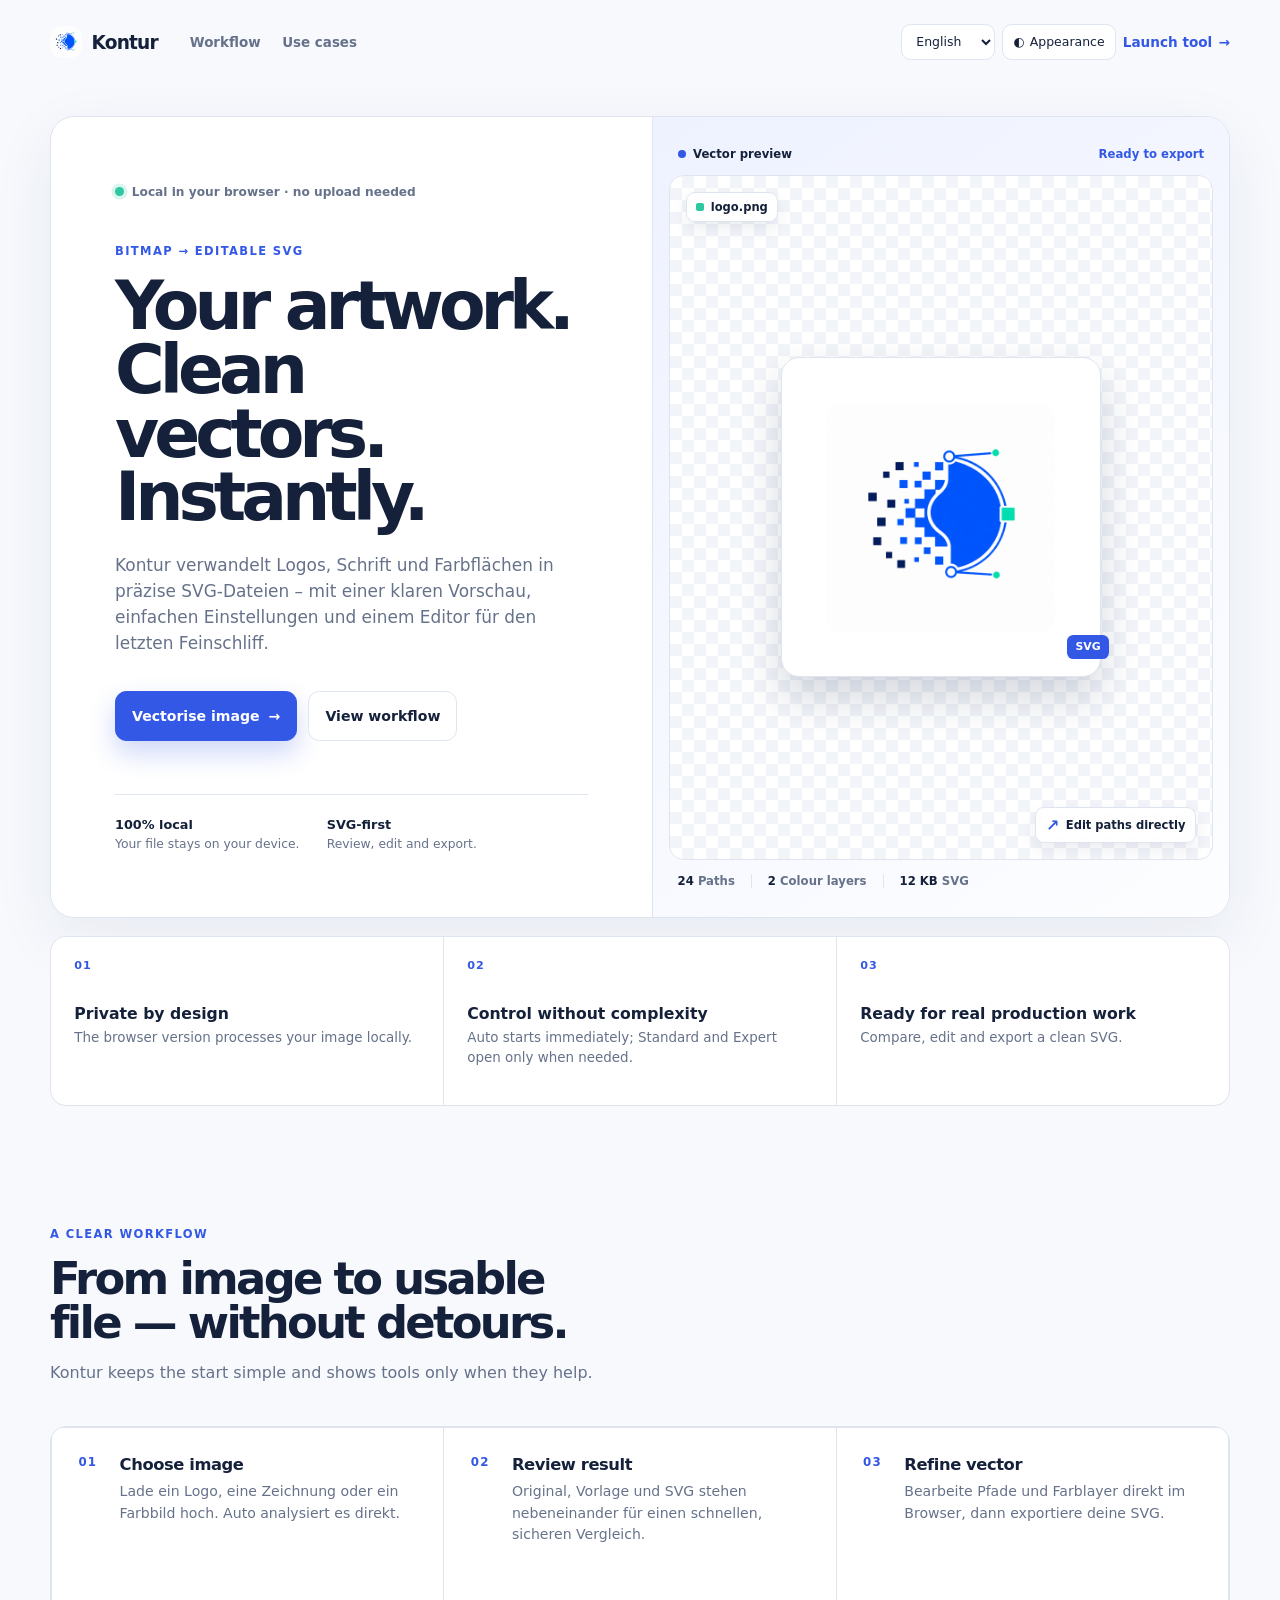
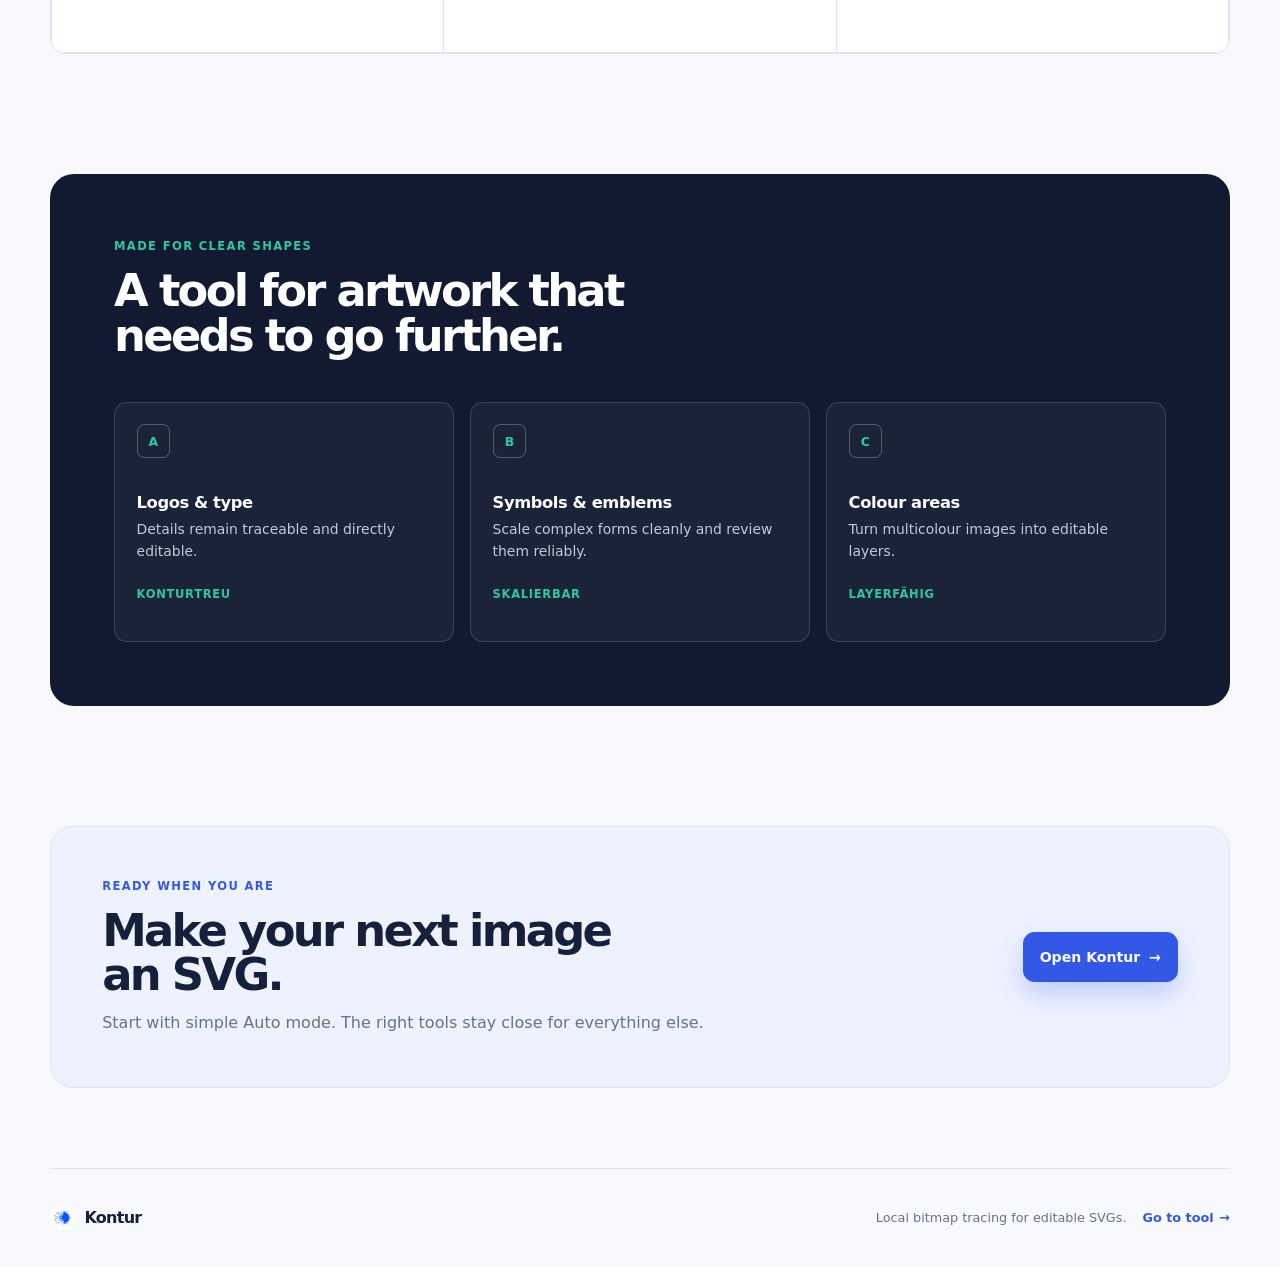
<file: index.html>
<!doctype html>
<html lang="de">
<head>
  <meta charset="utf-8" />
  <meta name="viewport" content="width=device-width, initial-scale=1, viewport-fit=cover" />
  <meta name="color-scheme" content="light dark" />
  <meta name="description" content="Kontur verwandelt Bilder lokal im Browser in bearbeitbare SVG-Dateien." />
  <title>Kontur – Bilder in SVG verwandeln</title>
  <script type="module" crossorigin src="./assets/preferences-Owb044RN.js"></script>
  <link rel="stylesheet" crossorigin href="./assets/landing-BB0IVb3I.css">
</head>
<body>
  <header class="site-header">
    <a class="wordmark" href="./" aria-label="Kontur Startseite">
      <img src="./assets/kontur-mark-DJ_gaOQL.png" alt="" />
      <span>Kontur</span>
    </a>
    <nav class="site-nav" aria-label="Seitennavigation">
      <a href="#workflow">Ablauf</a>
      <a href="#use-cases">Einsatzbereiche</a>
    </nav>
    <div class="preference-controls">
      <label class="preference-select"><span class="sr-only">Sprache</span><select id="languageSelect" aria-label="Sprache"><option value="de">Deutsch</option><option value="en">English</option></select></label>
      <button id="themeToggle" class="theme-toggle" type="button" aria-label="Farbschema ändern" aria-pressed="false"><span aria-hidden="true">◐</span><span class="theme-label">Darstellung</span></button>
      <a class="header-action" href="./tool.html">Tool starten <span aria-hidden="true">→</span></a>
    </div>
  </header>

  <main>
    <section class="hero" aria-labelledby="heroTitle">
      <div class="hero-copy">
        <div class="hero-kicker"><span class="live-dot" aria-hidden="true"></span> Lokal im Browser · Kein Upload nötig</div>
        <p class="eyebrow">Bitmap → bearbeitbare SVG</p>
        <h1 id="heroTitle">Deine Grafik. Saubere Vektoren. Sofort.</h1>
        <p class="lede">Kontur verwandelt Logos, Schrift und Farbflächen in präzise SVG-Dateien – mit einer klaren Vorschau, einfachen Einstellungen und einem Editor für den letzten Feinschliff.</p>
        <div class="hero-actions">
          <a class="button primary" href="./tool.html">Bild vektorisieren <span aria-hidden="true">→</span></a>
          <a class="button secondary" href="#workflow">Ablauf ansehen</a>
        </div>
        <dl class="hero-facts">
          <div><dt>100 % lokal</dt><dd>Deine Datei bleibt auf deinem Gerät.</dd></div>
          <div><dt>SVG-first</dt><dd>Prüfen, editieren und exportieren.</dd></div>
        </dl>
      </div>

      <div class="hero-workbench" aria-label="Vorschau der Kontur-Arbeitsfläche">
        <div class="workbench-bar"><span class="workbench-title"><i aria-hidden="true"></i> Vektorvorschau</span><span class="workbench-state">Bereit zum Export</span></div>
        <div class="workbench-stage">
          <div class="source-chip"><span class="file-dot" aria-hidden="true"></span> logo.png</div>
          <div class="vector-card">
            <img src="./assets/kontur-mark-DJ_gaOQL.png" alt="" />
            <span class="vector-label">SVG</span>
          </div>
          <div class="path-hint"><span aria-hidden="true">↗</span> Pfade direkt bearbeiten</div>
        </div>
        <div class="workbench-footer"><span><b>24</b> Pfade</span><span><b>2</b> Farblayer</span><span><b>12 KB</b> SVG</span></div>
      </div>
    </section>

    <section class="proof" aria-label="Vorteile von Kontur">
      <article><span class="proof-index">01</span><strong>Privat by design</strong><p>Die Browser-Version verarbeitet deine Bilddaten lokal.</p></article>
      <article><span class="proof-index">02</span><strong>Kontrolle ohne Komplexität</strong><p>Auto startet direkt, Standard und Expert öffnen nur bei Bedarf.</p></article>
      <article><span class="proof-index">03</span><strong>Für echte Weiterarbeit</strong><p>Vergleiche, bearbeite und exportiere eine saubere SVG.</p></article>
    </section>

    <section class="section workflow-section" id="workflow" aria-labelledby="workflowTitle">
      <div class="section-heading">
        <p class="eyebrow">Ein klarer Ablauf</p>
        <h2 id="workflowTitle">Vom Bild zur verwendbaren Datei – ohne Umwege.</h2>
        <p>Kontur hält den Start bewusst einfach und macht die Werkzeuge erst sichtbar, wenn sie dir wirklich helfen.</p>
      </div>
      <ol class="steps">
        <li><span>01</span><div><h3>Bild auswählen</h3><p>Lade ein Logo, eine Zeichnung oder ein Farbbild hoch. Auto analysiert es direkt.</p></div></li>
        <li><span>02</span><div><h3>Ergebnis prüfen</h3><p>Original, Vorlage und SVG stehen nebeneinander für einen schnellen, sicheren Vergleich.</p></div></li>
        <li><span>03</span><div><h3>Vektor verfeinern</h3><p>Bearbeite Pfade und Farblayer direkt im Browser, dann exportiere deine SVG.</p></div></li>
      </ol>
    </section>

    <section class="section use-cases" id="use-cases" aria-labelledby="useCasesTitle">
      <div class="section-heading">
        <p class="eyebrow">Gemacht für klare Formen</p>
        <h2 id="useCasesTitle">Ein Werkzeug für Grafiken, die weiterarbeiten sollen.</h2>
      </div>
      <div class="case-grid">
        <article><span class="case-number">A</span><h3>Logos &amp; Schrift</h3><p>Details bleiben nachvollziehbar und direkt editierbar.</p><span class="case-link">Konturtreu</span></article>
        <article><span class="case-number">B</span><h3>Symbole &amp; Wappen</h3><p>Komplexe Formen sauber skalieren und zuverlässig prüfen.</p><span class="case-link">Skalierbar</span></article>
        <article><span class="case-number">C</span><h3>Farbflächen</h3><p>Mehrfarbige Bilder in bearbeitbare Ebenen überführen.</p><span class="case-link">Layerfähig</span></article>
      </div>
    </section>

    <section class="cta" aria-labelledby="ctaTitle">
      <div>
        <p class="eyebrow">Bereit, wenn du es bist</p>
        <h2 id="ctaTitle">Mach aus deinem nächsten Bild eine SVG.</h2>
        <p>Starte mit dem einfachen Auto-Modus. Für alles Weitere bleiben die passenden Werkzeuge griffbereit.</p>
      </div>
      <a class="button primary" href="./tool.html">Kontur öffnen <span aria-hidden="true">→</span></a>
    </section>
  </main>

  <footer>
    <a class="wordmark footer-mark" href="./"><img src="./assets/kontur-mark-DJ_gaOQL.png" alt="" /><span>Kontur</span></a>
    <p>Lokales Bitmap-Tracing für bearbeitbare SVGs.</p>
    <a href="./tool.html">Zum Tool <span aria-hidden="true">→</span></a>
  </footer>
</body>
</html>
</file>
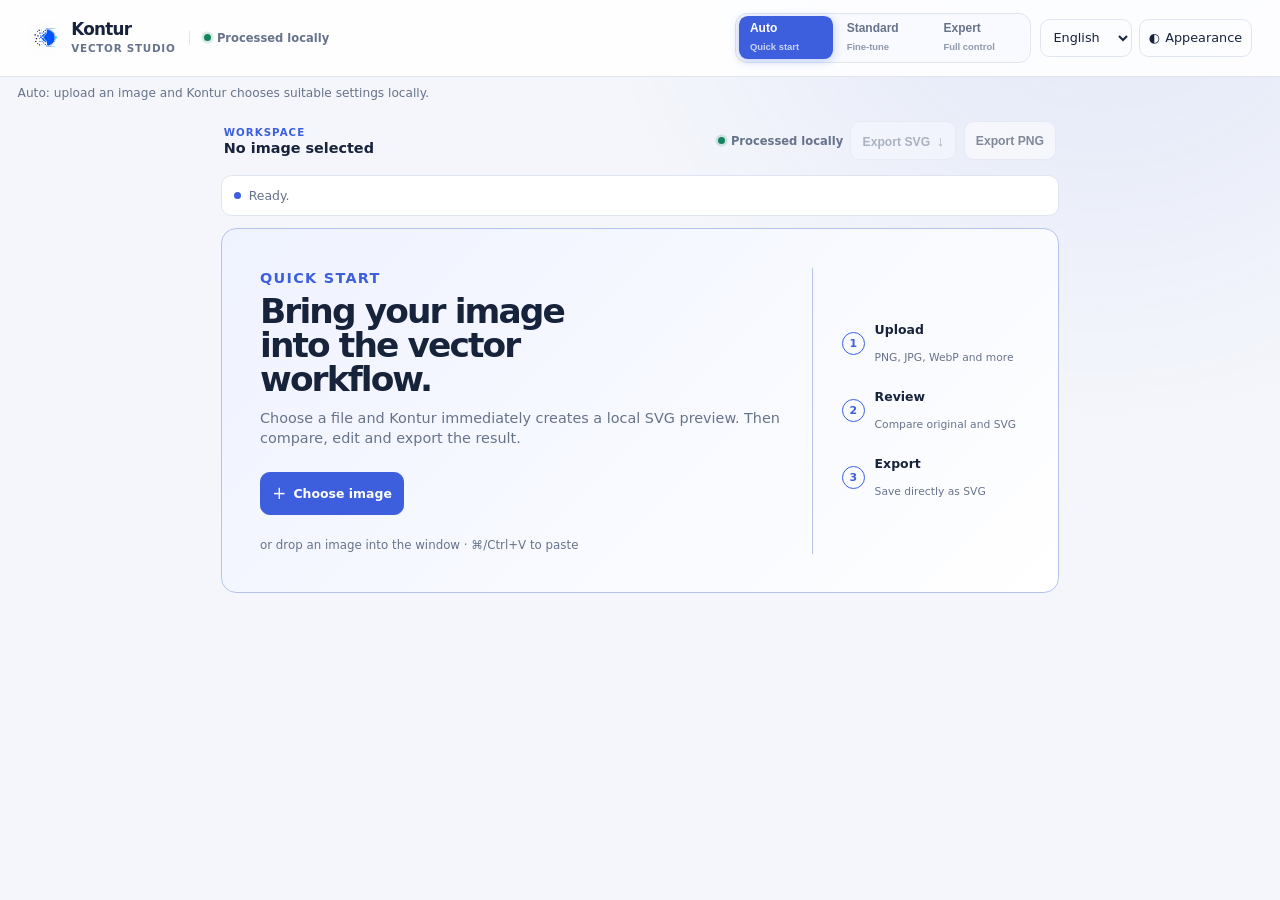
<file: tool.html>
<!doctype html>
<html lang="de">
<head>
  <meta charset="utf-8" />
  <meta name="viewport" content="width=device-width, initial-scale=1, viewport-fit=cover" />
  <meta name="color-scheme" content="light dark" />
  <title>Kontur – Vektorwerkzeug</title>
  <script type="module" crossorigin src="./assets/tool-CGHdhoZq.js"></script>
  <link rel="modulepreload" crossorigin href="./assets/preferences-Owb044RN.js">
  <link rel="stylesheet" crossorigin href="./assets/tool-yxdiCHth.css">
</head>
<body data-mode="auto">
  <a class="skip-link" href="#workspace">Direkt zum Arbeitsbereich springen</a>
  <div class="drop-overlay" aria-hidden="true"><p><span>+</span>Bild hier ablegen</p></div>
  <header class="topbar">
    <div class="topbar-heading">
      <a href="./" class="tool-home brand-lockup" aria-label="Kontur Startseite">
        <img src="./assets/kontur-mark-DJ_gaOQL.png" alt="" />
        <span><b>Kontur</b><small>Vector Studio</small></span>
      </a>
      <span class="local-badge"><i aria-hidden="true"></i> Verarbeitung lokal</span>
    </div>
    <div class="topbar-right">
      <div class="mode-switch" role="group" aria-label="Bedienmodus">
        <button type="button" data-mode-btn="auto" aria-pressed="true"><span>Auto</span><small>Schnellstart</small></button>
        <button type="button" data-mode-btn="standard" aria-pressed="false"><span>Standard</span><small>Feinjustieren</small></button>
        <button type="button" data-mode-btn="expert" aria-pressed="false"><span>Expert</span><small>Volle Kontrolle</small></button>
      </div>
      <div class="preference-controls" aria-label="Darstellung und Sprache">
        <label class="preference-select"><span class="visually-hidden">Sprache</span><select id="languageSelect" aria-label="Sprache"><option value="de">Deutsch</option><option value="en">English</option></select></label>
        <button id="themeToggle" class="theme-toggle" type="button" aria-label="Farbschema ändern" aria-pressed="false"><span aria-hidden="true">◐</span><span class="theme-label">Darstellung</span></button>
      </div>
    </div>
  </header>
  <p id="modeHint" class="mode-hint"></p>

  <main class="layout">
    <aside class="controls" aria-label="Vektorisierungs-Einstellungen">
      <section class="card upload-card" id="dropzone">
        <div class="section-label"><span>Schritt 1</span><span class="upload-local">Privat</span></div>
        <h2>Bild auswählen</h2>
        <label class="file-picker" for="file" tabindex="0"><span class="file-picker-icon" aria-hidden="true">+</span><span>Bilddatei auswählen</span></label>
        <input id="file" class="visually-hidden" type="file" accept="image/*,.pbm,.pgm,.ppm,.bmp,.tif,.tiff" aria-describedby="fileHelp" />
        <p id="fileHelp">Ziehe ein Bild ins Fenster, wähle eine Datei oder füge es mit ⌘/Ctrl+V ein. Die Vorschau wird automatisch erstellt.</p>
        <p class="upload-formats">PNG · JPG · WebP · BMP · TIFF</p>
      </section>

      <section class="card auto-summary" id="autoSummaryCard" data-modes="auto">
        <div class="section-label"><span>Schritt 2</span><span class="auto-indicator"><i aria-hidden="true"></i> Auto</span></div>
        <h2>Automatische Erkennung</h2>
        <div id="autoSummary" class="auto-summary-body">
          <p class="editor-empty">Nach dem Upload wählt Auto passende Einstellungen selbst aus.</p>
        </div>
        <button type="button" id="autoToStandard">Übernehmen &amp; in Standard feinjustieren</button>
      </section>

      <section class="card primary-colour-card" id="primaryColorCard" data-modes="auto standard expert">
        <div class="control-group-heading"><div><span class="section-label">Auto-Farben</span><h2>Hauptfarben-Abdeckung</h2></div><span class="control-group-note">Auto</span></div>
        <label>Abdeckung <span id="primary_color_coverage_value">60%</span>
          <input id="primary_color_coverage" name="primary_color_coverage" type="range" min="50" max="95" step="5" value="60" aria-describedby="primaryColorCoverageHelp" />
          <small id="primaryColorCoverageHelp">Kontur wählt die kleinste Zahl an Hauptfarben, die zusammen diesen Anteil der Vordergrundpixel abdecken. Der Außenhintergrund zählt nicht mit.</small>
        </label>
        <div class="primary-colour-actions">
          <button type="button" id="detectPrimaryColors">Hauptfarben automatisch bestimmen</button>
          <p id="primaryColorSummary" class="editor-empty" aria-live="polite">60% Abdeckung wird beim Auto-Trace verwendet.</p>
        </div>
      </section>

      <section class="card settings-card" data-modes="standard expert">
        <div class="section-label"><span>Schritt 2</span><span>Einstellungen</span></div>
        <h2>Einfach einstellen</h2>
        <p class="settings-intro">Starte mit einem Preset oder passe nur die Regler an, die für dein Bild wichtig sind.</p>
        <h3 class="settings-subheading">Presets</h3>
        <div class="button-row">
          <button type="button" data-preset="logo">Logo</button>
          <button type="button" data-preset="scan">Scan</button>
          <button type="button" data-preset="plotter">Plotter</button>
          <button type="button" data-preset="smooth_icon">Smooth Icon</button>
        </div>
      </section>

      <section class="card settings-card control-group" data-modes="standard expert">
        <div class="control-group-heading"><div><span class="section-label">Schritt 3</span><h2>Trace konfigurieren</h2></div><span class="control-group-note">SVG</span></div>
        <label id="traceEngineCard">Browser-Trace-Engine
          <select id="traceEngine" name="traceEngine">
            <option value="potrace">Potrace-WASM · empfohlen</option>
            <option value="imagetracer">ImageTracerJS · nur zum Vergleichen</option>
          </select>
          <small>Potrace bleibt die Voreinstellung – auch für Farbbilder. Die Auswahl läuft lokal im Browser.</small>
        </label>
        <label data-modes="standard">Kurvenglättung &amp; Punkte verbinden <span id="smoothness_value">50</span>
          <input id="smoothness" type="range" min="0" max="100" step="1" value="50" />
          <small>Links konturtreu, rechts glatter und mit weniger kleinen Punktinseln.</small>
        </label>
        <label>Farbe
          <input id="color" name="color" type="color" value="#111111" />
        </label>
        <label data-modes="expert">Turdsize <span id="turdsize_value">2</span>
          <input id="turdsize" name="turdsize" type="range" min="0" max="100" step="1" value="2" />
        </label>
        <label data-modes="expert">Turnpolicy
          <select id="turnpolicy" name="turnpolicy">
            <option value="minority">minority</option>
            <option value="majority">majority</option>
            <option value="black">black</option>
            <option value="white">white</option>
            <option value="left">left</option>
            <option value="right">right</option>
            <option value="random">random</option>
          </select>
        </label>
        <label data-modes="expert">Alphamax <span id="alphamax_value">1</span>
          <input id="alphamax" name="alphamax" type="range" min="0" max="1.333" step="0.01" value="1" />
        </label>
        <label class="check" data-modes="expert"><input id="opticurve" name="opticurve" type="checkbox" checked /> Opticurve aktiv</label>
        <label data-modes="expert">Opttolerance <span id="opttolerance_value">0.2</span>
          <input id="opttolerance" name="opttolerance" type="range" min="0" max="2" step="0.01" value="0.2" />
        </label>
        <label data-modes="expert">SVG-Präzision <span id="svg_precision_value">3</span>
          <input id="svg_precision" name="svg_precision" type="range" min="0" max="8" step="1" value="3" />
        </label>
        <label class="check" data-modes="expert"><input id="optimize_svg" name="optimize_svg" type="checkbox" checked /> SVG vereinfachen</label>
        <label data-modes="expert">Kantengenauigkeit
          <select id="trace_supersample" name="trace_supersample">
            <option value="auto">Auto · Subpixel für kleine und mittlere Bilder</option>
            <option value="off">Aus · Pixelraster direkt tracen</option>
          </select>
          <small>Subpixel nutzt die Kantenglättung des Originals und liefert glattere, genauere Kurven.</small>
        </label>
        <button id="traceButton" type="button" class="primary-button trace-action">Vorschau aktualisieren</button>
      </section>

      <section class="card settings-card control-group" data-modes="standard expert">
        <div class="control-group-heading"><div><span class="section-label">Optional</span><h2>Farbe &amp; Layer</h2></div><span class="control-group-note">Mehrfarbig</span></div>
        <p class="browser-capability-note" id="browserLayerNote" hidden>Browser-Version: Farblayer, Hintergrund-Erkennung, Farbinseln-Bereinigung und Kantenüberlappung laufen lokal. Sehr große Bilder benötigen dafür etwas mehr Rechenzeit.</p>
        <label>Posterize-Farben <span id="posterize_levels_value">1</span>
          <input id="posterize_levels" name="posterize_levels" type="range" min="1" max="12" step="1" value="1" />
        </label>
        <div id="posterizePalettePreview" class="posterize-palette-preview" aria-live="polite">
          <p class="editor-empty">Nach dem Upload siehst du hier die voraussichtlichen Paletten für jede Farbanzahl.</p>
        </div>
        <label class="check"><input id="posterize_skip_background" name="posterize_skip_background" type="checkbox" checked /> dominanten/weißen Hintergrund überspringen</label>
        <label>Farbflächen
          <select id="layer_mode" name="layer_mode">
            <option value="stacked">Gestapelt · lückenlos, weniger Knoten</option>
            <option value="abutting">Angrenzend · jede Fläche einzeln</option>
          </select>
          <small>Gestapelte Flächen liegen übereinander, dadurch entstehen keine Haarlinien zwischen Farben.</small>
        </label>
        <label>Ähnliche Farbinseln angleichen <span id="posterize_color_merge_value">28</span>
          <input id="posterize_color_merge" name="posterize_color_merge" type="range" min="0" max="100" step="1" value="28" />
          <small>Gleicht nur kleine, direkt angrenzende Farbfragmente an. 0 deaktiviert diese Bereinigung.</small>
        </label>
        <label class="check"><input id="auto_remove_small_elements" name="auto_remove_small_elements" type="checkbox" checked /> Kleine Elemente automatisch entfernen</label>
        <label>Minimale Elementgröße <span id="posterize_min_region_value">12</span> px
          <input id="posterize_min_region" name="posterize_min_region" type="range" min="1" max="320" step="1" value="12" />
          <small>Entfernt isolierte Elemente unter dieser Pixelgröße vor dem Trace. Mit aktivem Auto wächst der Grenzwert bei großen Bildern mit; für feine Details Auto ausschalten oder 1–2 px wählen.</small>
        </label>
        <div id="layers" class="layers"></div>
      </section>

      <section class="card settings-card control-group" data-modes="standard expert">
        <div class="control-group-heading"><div><span class="section-label">Bild</span><h2>Vorverarbeitung</h2></div><span class="control-group-note">Optional</span></div>
        <p class="browser-capability-note" id="browserPreprocessNote" hidden>Browser-Version: Alpha, Tonwerte, Blur und Schwellwerte laufen lokal. Der adaptive Schwellwert ist browserseitig eine lokale Näherung. Median, Morphologie und Objektfilter gibt es in der Server-Version.</p>
        <label>Trace-Auflösung
          <select id="trace_max_dimension" name="trace_max_dimension" aria-describedby="traceSizeHelp">
            <option value="auto">Auto · große Bilder bis 2048 px</option>
            <option value="3200">Hoch · bis 3200 px</option>
            <option value="2048">Ausgewogen · bis 2048 px</option>
            <option value="1280">Einfach · bis 1280 px</option>
            <option value="0">Originalgröße</option>
          </select>
          <small id="traceSizeHelp">Verkleinern glättet Foto-Rauschen und verhindert unnötig viele Pfade. Die Originaldatei bleibt unverändert.</small>
        </label>
        <p id="traceSizeSummary" class="trace-size-summary" aria-live="polite">Die Trace-Größe wird nach dem Upload angezeigt.</p>
        <label class="check"><input id="auto_levels" name="auto_levels" type="checkbox" /> Tonwerte automatisch strecken</label>
        <small class="preprocess-help">Hilft bei blassen Scans und Fotos mit wenig Kontrast. Für Logos mit bewusst feinen Grautönen ausgeschaltet lassen.</small>
        <label>Kantenbereinigung
          <select id="preprocess_cleanup" name="preprocess_cleanup">
            <option value="none">Keine</option>
            <option value="light">Leicht · Einzelpixel entfernen</option>
            <option value="strong">Stärker · Komprimierungsrauschen glätten</option>
          </select>
          <small>Wirkt nur auf die monochrome Trace-Maske. Dünne Details sind mit „Keine“ am sichersten.</small>
        </label>
        <label>Schwellwertmodus
          <select id="threshold_mode" name="threshold_mode">
            <option value="otsu">Otsu automatisch</option>
            <option value="fixed">Fixer Schwellwert</option>
            <option value="adaptive">Adaptiv lokal</option>
          </select>
        </label>
        <label>Fixer Schwellwert <span id="threshold_value">128</span>
          <input id="threshold" name="threshold" type="range" min="0" max="255" value="128" />
        </label>
        <label>Adaptive Radius <span id="adaptive_radius_value">12</span>
          <input id="adaptive_radius" name="adaptive_radius" type="range" min="2" max="80" value="12" />
        </label>
        <label>Adaptive Offset <span id="adaptive_offset_value">7</span>
          <input id="adaptive_offset" name="adaptive_offset" type="range" min="-40" max="40" step="0.5" value="7" />
        </label>
        <label class="check"><input id="invert" name="invert" type="checkbox" /> Invertieren</label>
        <label>Alpha-Behandlung
          <select id="alpha_mode" name="alpha_mode">
            <option value="white">Transparenz auf Weiß</option>
            <option value="black">Transparenz auf Schwarz</option>
            <option value="keep">Standard</option>
          </select>
        </label>
      </section>

      <section class="card settings-card control-group" data-modes="expert">
        <div class="control-group-heading"><div><span class="section-label">Bild</span><h2>Feinabstimmung</h2></div><span class="control-group-note">Expert</span></div>
        <label>Blur <span id="blur_radius_value">0</span>
          <input id="blur_radius" name="blur_radius" type="range" min="0" max="10" step="0.1" value="0" />
        </label>
        <label data-browser-server-only>Median <span id="median_size_value">0</span>
          <input id="median_size" name="median_size" type="range" min="0" max="9" step="1" value="0" />
        </label>
        <label>Helligkeit <span id="brightness_value">1</span>
          <input id="brightness" name="brightness" type="range" min="0.2" max="3" step="0.05" value="1" />
        </label>
        <label>Kontrast <span id="contrast_value">1</span>
          <input id="contrast" name="contrast" type="range" min="0.2" max="4" step="0.05" value="1" />
        </label>
        <label>Gamma <span id="gamma_value">1</span>
          <input id="gamma" name="gamma" type="range" min="0.2" max="4" step="0.05" value="1" />
        </label>
        <label data-browser-server-only>Opening <span id="morph_open_value">0</span>
          <input id="morph_open" name="morph_open" type="range" min="0" max="5" step="1" value="0" />
        </label>
        <label data-browser-server-only>Closing <span id="morph_close_value">0</span>
          <input id="morph_close" name="morph_close" type="range" min="0" max="5" step="1" value="0" />
        </label>
        <label data-browser-server-only>Kleine Objekte entfernen <span id="remove_small_objects_value">0</span> px
          <input id="remove_small_objects" name="remove_small_objects" type="range" min="0" max="1000" step="1" value="0" />
        </label>
      </section>

      <section class="card export-card" data-browser-server-only>
        <div class="control-group-heading"><div><span class="section-label">Schritt 4</span><h2>Export</h2></div><span class="control-group-note">Final</span></div>
        <div class="button-row export-row">
          <button type="button" data-backend="svg">SVG</button>
          <button type="button" data-backend="dxf" data-browser-server-only>DXF</button>
          <button type="button" data-backend="eps" data-browser-server-only>EPS</button>
          <button type="button" data-backend="pdf" data-browser-server-only>PDF</button>
        </div>
        <div data-modes="expert" data-browser-server-only class="expert-export">
          <label>Weiteres Backend
            <select id="extraBackend">
              <option value="gimppath">gimppath</option>
              <option value="ps">ps</option>
              <option value="pdfpage">pdfpage</option>
              <option value="geojson">geojson</option>
              <option value="pgm">pgm</option>
            </select>
          </label>
          <button type="button" id="extraExportButton">Exportieren</button>
        </div>
        <div data-modes="standard expert" data-browser-server-only>
          <hr />
          <label>Batch-Dateien
            <input id="batchFiles" type="file" multiple accept="image/*,.pbm,.pgm,.ppm,.bmp,.tif,.tiff" />
          </label>
          <button id="batchButton" type="button">Batch als ZIP</button>
        </div>
      </section>
    </aside>

    <section class="workspace" id="workspace" tabindex="-1" aria-label="Vorschau und SVG-Editor">
      <div class="workspace-topline">
        <div class="workspace-context">
          <span class="workspace-overline">Arbeitsfläche</span>
          <strong id="fileSummary">Noch kein Bild ausgewählt</strong>
        </div>
        <div class="workspace-actions">
          <span class="workspace-local"><i aria-hidden="true"></i> Lokal verarbeitet</span>
          <button id="workspaceExport" type="button" class="workspace-export" data-backend="svg" disabled>SVG exportieren <span aria-hidden="true">↓</span></button>
          <button id="workspaceRasterExport" type="button" class="workspace-raster-export" disabled>PNG exportieren</button>
        </div>
      </div>
      <div class="status" id="status" role="status" aria-live="polite" aria-atomic="true"><i aria-hidden="true"></i>Bereit.</div>
      <section class="quickstart" id="quickstart" aria-labelledby="quickstartTitle">
        <div>
          <p class="eyebrow">Schnellstart</p>
          <h2 id="quickstartTitle">Zieh dein Bild in den Vektor-Workflow.</h2>
          <p>Wähle eine Datei aus und Kontur erstellt direkt eine lokale SVG-Vorschau. Danach vergleichst, bearbeitest und exportierst du das Ergebnis.</p>
          <label class="welcome-upload" for="file"><span aria-hidden="true">+</span> Bild auswählen</label>
          <p class="welcome-hint">oder Bild ins Fenster ziehen · ⌘/Ctrl+V zum Einfügen</p>
        </div>
        <div class="workflow-steps" aria-label="Arbeitsablauf">
          <span><i>1</i><b>Hochladen</b><small>PNG, JPG, WebP und mehr</small></span>
          <span><i>2</i><b>Prüfen</b><small>Original und SVG vergleichen</small></span>
          <span><i>3</i><b>Exportieren</b><small>Direkt als SVG speichern</small></span>
        </div>
      </section>
      <div class="preview-grid">
        <article class="preview-card source-card" id="sourcePreview" data-source-view="original">
          <div class="card-heading">
            <div>
              <span class="card-kicker">Quelle</span>
              <h2>Original &amp; Vorlage</h2>
              <p>Dein Bild und die aufbereitete Trace-Vorlage.</p>
            </div>
            <div class="preview-header-actions">
              <div class="preview-switch" role="group" aria-label="Rasteransicht">
                <button type="button" data-source-view-btn="original">Original</button>
                <button type="button" data-source-view-btn="layers"><span id="maskPreviewTitle">Binärmaske</span></button>
              </div>
              <div class="zoom-controls" role="group" aria-label="Bitmap-Zoom">
                <button type="button" data-preview-zoom="source" data-preview-zoom-step="out" aria-label="Bitmap verkleinern" title="Verkleinern">−</button>
                <output id="sourceZoomLevel" aria-live="polite">100%</output>
                <button type="button" data-preview-zoom="source" data-preview-zoom-step="in" aria-label="Bitmap vergrößern" title="Vergrößern">+</button>
              </div>
            </div>
          </div>
          <div class="stage source-stage">
            <p class="stage-empty">Nach dem Upload erscheinen hier Original und aufbereitete Vorlage.</p>
            <img id="originalPreview" alt="Originalvorschau" />
            <img id="binaryPreview" alt="Binäre Vorschau" />
          </div>
        </article>
        <article class="preview-card wide result-card" id="resultPreview" data-result-view="vector">
          <div class="card-heading">
            <div>
              <span class="card-kicker">Ergebnis</span>
              <h2>SVG prüfen</h2>
              <p id="resultViewHint">Klicke Pfade direkt in der SVG an, um sie zu bearbeiten.</p>
            </div>
            <div class="preview-header-actions">
              <div class="preview-switch" role="group" aria-label="Vektoransicht">
                <button type="button" data-result-view-btn="vector">SVG</button>
                <button type="button" data-result-view-btn="compare">Vergleich</button>
              </div>
              <div class="zoom-controls" role="group" aria-label="Vektor-Zoom">
                <button type="button" data-preview-zoom="vector" data-preview-zoom-step="out" aria-label="Vektor verkleinern" title="Verkleinern">−</button>
                <output id="vectorZoomLevel" aria-live="polite">100%</output>
                <button type="button" data-preview-zoom="vector" data-preview-zoom-step="in" aria-label="Vektor vergrößern" title="Vergrößern">+</button>
              </div>
            </div>
          </div>
          <div class="result-panel" id="vectorResultPanel">
            <div class="stage svg-stage" id="svgPreview">
              <p class="stage-empty stage-empty-vector">Die bearbeitbare SVG erscheint nach dem ersten Trace hier.</p>
            </div>
          </div>
          <div class="result-panel" id="compareResultPanel" hidden>
            <div class="compare-panel-heading">
              <p id="compareInstruction">Ziehe die Trennlinie direkt im Bild: links Vektor, rechts Original.</p>
              <span class="compare-readout" id="compareReadout">Vektor links 50%</span>
            </div>
            <div class="compare-stage" id="compareStage" style="--compare-position: 50%;" aria-describedby="compareInstruction compareReadout">
              <img id="compareOriginal" alt="Original für den Direktvergleich" />
              <div class="compare-vector" id="compareVector" aria-hidden="true"></div>
              <div class="compare-divider" aria-hidden="true"><i></i></div>
              <div class="compare-side-labels" aria-hidden="true"><span>Vektor</span><span>Original</span></div>
              <p class="stage-empty stage-empty-compare">Nach dem Trace kannst du Vektor und Original direkt vergleichen.</p>
              <input id="compareRange" class="compare-range" type="range" min="0" max="100" value="50" aria-label="Vergleichsposition: links Vektor, rechts Original" aria-describedby="compareInstruction" />
            </div>
          </div>
        </article>
        <section class="card vector-editor" aria-labelledby="vectorEditorTitle" data-modes="standard expert">
          <div class="card-heading editor-appbar">
            <div>
              <p class="editor-app-label">Schritt 4 · SVG-Editor</p>
              <h2 id="vectorEditorTitle">Verfeinern</h2>
            </div>
            <div class="editor-app-actions" role="group" aria-label="Schnellaktionen">
              <button type="button" data-editor-proxy="undoEditor" aria-label="Rückgängig" title="Rückgängig">↶</button>
              <button type="button" data-editor-proxy="redoEditor" aria-label="Wiederholen" title="Wiederholen">↷</button>
              <button type="button" data-editor-proxy="resetSvgEditor" aria-label="Änderungen verwerfen" title="Änderungen verwerfen">↺</button>
              <button id="exportEditedSvg" type="button" disabled>Exportieren</button>
            </div>
          </div>
          <div id="editorContextToolbar" class="editor-context-toolbar" role="toolbar" aria-label="Werkzeuge für die aktuelle Auswahl">
            <div class="editor-context-summary">
              <strong id="editorSelectionCount">Keine Auswahl</strong>
              <small id="editorSelectionBounds">Wähle einen oder mehrere Pfade.</small>
            </div>
            <div class="editor-context-actions">
              <div class="editor-nudge-actions" role="group" aria-label="Auswahl schrittweise verschieben">
                <button type="button" data-editor-nudge="left" aria-label="Nach links verschieben" title="Nach links verschieben">←</button>
                <button type="button" data-editor-nudge="up" aria-label="Nach oben verschieben" title="Nach oben verschieben">↑</button>
                <button type="button" data-editor-nudge="down" aria-label="Nach unten verschieben" title="Nach unten verschieben">↓</button>
                <button type="button" data-editor-nudge="right" aria-label="Nach rechts verschieben" title="Nach rechts verschieben">→</button>
              </div>
              <button type="button" data-editor-proxy="duplicateSelectedPaths">Duplizieren</button>
              <button type="button" data-editor-proxy="mirrorSelectionHorizontal" aria-label="Horizontal spiegeln" title="Horizontal spiegeln">↔</button>
              <button type="button" data-editor-proxy="mirrorSelectionVertical" aria-label="Vertikal spiegeln" title="Vertikal spiegeln">↕</button>
              <button type="button" data-editor-proxy="groupSelectedPaths">Gruppieren</button>
              <label class="editor-context-color">Farbe <input id="quickSelectedPathColor" type="color" value="#111111" disabled /></label>
              <button type="button" data-editor-proxy="deleteSelectedPath" class="danger-button">Löschen</button>
            </div>
          </div>
          <div class="editor-grid">
            <section class="editor-panel editor-layers-panel">
              <h3>Farblayer</h3>
              <div id="editorLayerControls" class="editor-layer-controls" aria-live="polite">
                <p class="editor-empty">Nach dem ersten Trace erscheinen hier die Farblayer.</p>
              </div>
              <p class="editor-empty editor-layer-export-hint">Häkchen steuern Sichtbarkeit und Export. Mit ↑/↓ änderst du die Stapelreihenfolge; Farbe und Deckkraft gelten für den ganzen Layer. Für eine Maske zuerst die sichtbare Maskenform auswählen.</p>
              <button id="exportVisibleLayers" type="button" disabled>Sichtbare Layer exportieren</button>
            </section>
            <section class="editor-panel editor-tools-panel">
              <h3>Auswahl &amp; Bereinigung</h3>
              <p class="editor-empty">Klicke Pfade an oder ziehe auf leerer Fläche einen Auswahlrahmen auf. Ziehe eine bestehende Auswahl direkt in der Grafik, um sie zu verschieben.</p>
              <div class="selection-toolbar" role="group" aria-label="Pfadauswahl">
                <button id="selectAllPaths" type="button" disabled>Alle auswählen</button>
                <button id="invertPathSelection" type="button" disabled>Auswahl umkehren</button>
                <button id="clearPathSelection" type="button" disabled>Aufheben</button>
              </div>
              <div class="selection-gesture-controls">
                <label>Auswahlform
                  <select id="selectionGestureShape">
                    <option value="rectangle">Rechteck</option>
                    <option value="polygon">Polygon</option>
                    <option value="freehand">Freihand</option>
                  </select>
                </label>
                <label>Trefferregel
                  <select id="selectionGestureRule">
                    <option value="touch">Berührt den Rahmen</option>
                    <option value="inside">Komplett im Rahmen</option>
                  </select>
                </label>
              </div>
              <small class="selection-gesture-hint">Polygon: Punkte klicken und mit Doppelklick oder Enter abschließen. Freihand: auf leerer Fläche zeichnen.</small>
              <div class="editor-history" role="group" aria-label="Bearbeitungsverlauf">
                <button id="undoEditor" type="button" disabled>Rückgängig</button>
                <button id="redoEditor" type="button" disabled>Wiederholen</button>
              </div>
              <p id="editorSelection" class="editor-empty" aria-live="polite">Klicke in der SVG-Vorschau auf einen Pfad, um ihn zu färben oder zu löschen.</p>
              <details class="editor-transform-panel" open>
                <summary>Duplizieren, Anordnen &amp; Ausrichten</summary>
                <p class="editor-empty">Mehrere Pfade lassen sich relativ zu ihrer gemeinsamen Auswahl ausrichten oder gleichmäßig verteilen.</p>
                <h4>Objekte</h4>
                <div class="editor-command-grid">
                  <button id="duplicateSelectedPaths" type="button" disabled>Duplizieren</button>
                  <button id="mirrorSelectionHorizontal" type="button" disabled>Horizontal spiegeln</button>
                  <button id="mirrorSelectionVertical" type="button" disabled>Vertikal spiegeln</button>
                  <button id="sendSelectionBackward" type="button" disabled>Eine Ebene zurück</button>
                  <button id="bringSelectionForward" type="button" disabled>Eine Ebene vor</button>
                  <button id="sendSelectionToBack" type="button" disabled>Ganz nach hinten</button>
                  <button id="bringSelectionToFront" type="button" disabled>Ganz nach vorn</button>
                </div>
                <h4>Drehen &amp; Größe</h4>
                <div class="editor-command-grid">
                  <button id="rotateSelectionLeft" type="button" disabled>90° nach links</button>
                  <button id="rotateSelectionRight" type="button" disabled>90° nach rechts</button>
                  <button id="scaleSelectionDown" type="button" disabled>10% kleiner</button>
                  <button id="scaleSelectionUp" type="button" disabled>10% größer</button>
                </div>
                <h4>Struktur</h4>
                <div class="editor-command-grid">
                  <button id="groupSelectedPaths" type="button" disabled>Gruppieren</button>
                  <button id="ungroupSelectedPaths" type="button" disabled>Gruppe auflösen</button>
                  <button id="splitSelectedPaths" type="button" disabled>Zusammengesetzten Pfad trennen</button>
                </div>
                <small>„Trennen“ teilt Pfade mit mehreren Konturen in einzeln bearbeitbare Formen auf. Die Originalreihenfolge bleibt erhalten.</small>
                <h4>Ausrichten</h4>
                <div class="editor-command-grid editor-align-grid">
                  <button id="alignSelectionLeft" type="button" disabled>Links</button>
                  <button id="alignSelectionCenterX" type="button" disabled>Horizontal mittig</button>
                  <button id="alignSelectionRight" type="button" disabled>Rechts</button>
                  <button id="alignSelectionTop" type="button" disabled>Oben</button>
                  <button id="alignSelectionCenterY" type="button" disabled>Vertikal mittig</button>
                  <button id="alignSelectionBottom" type="button" disabled>Unten</button>
                  <button id="distributeSelectionHoriz" type="button" disabled>Horizontal verteilen</button>
                  <button id="distributeSelectionVertical" type="button" disabled>Vertikal verteilen</button>
                </div>
              </details>
              <details class="editor-tool-panel">
                <summary>Füllung &amp; Farblayer</summary>
                <p class="editor-empty">Farbe angleichen bündelt vollständige, ausgewählte Farblayer in der Layerliste. Die einzelnen Formen bleiben dabei erhalten.</p>
                <button id="mergeSelectedLayers" type="button" disabled>Farben angleichen &amp; Layer bündeln</button>
                <div class="gradient-controls">
                  <label>Startfarbe <input id="gradientStartColor" type="color" value="#2563eb" /></label>
                  <label>Endfarbe <input id="gradientEndColor" type="color" value="#8b5cf6" /></label>
                  <label>Winkel <span class="input-with-unit"><input id="gradientAngle" type="number" min="0" max="360" step="1" value="0" inputmode="numeric" /><i>°</i></span></label>
                </div>
                <button id="applyGradient" type="button" disabled>Farbverlauf auf Auswahl</button>
                <small>0° verläuft von links nach rechts. Der Verlauf richtet sich an der gesamten Auswahl aus.</small>
              </details>
              <details class="editor-tool-panel">
                <summary>Boolean (2 Pfade)</summary>
                <p class="editor-empty">Der zuletzt aktive Pfad bleibt erhalten. Vereinigung kombiniert Pfaddaten; Differenz und Schnittmenge bleiben als kompatible SVG-Maske bzw. -Clipping exportierbar.</p>
                <div class="editor-command-grid editor-boolean-grid">
                  <button id="booleanUnion" type="button" disabled>Vereinigung</button>
                  <button id="booleanDifference" type="button" disabled>Differenz</button>
                  <button id="booleanIntersection" type="button" disabled>Schnittmenge</button>
                </div>
                <small>Differenz und Schnittmenge funktionieren auch mit verschobenen Pfaden. Die Vereinigung benötigt zwei unverschobene Pfade aus derselben Ebene.</small>
              </details>
              <div class="auto-select-panel">
                <div class="auto-select-heading">
                  <h4>Auto-Auswahl</h4>
                  <label class="check editor-inline-check"><input id="selectionRuleAdditive" type="checkbox" /> Auswahl ergänzen</label>
                </div>
                <div class="auto-select-actions">
                  <button id="selectPathsByColor" type="button" disabled>Gleiche Farbe wählen</button>
                  <label>Boxfläche kleiner als
                    <span class="input-with-unit"><input id="selectMaxArea" type="number" min="0" step="1" value="250" inputmode="decimal" /><i>SVG²</i></span>
                  </label>
                  <button id="selectSmallPaths" type="button" disabled>Kleine wählen</button>
                  <label>Boxfläche größer als
                    <span class="input-with-unit"><input id="selectMinArea" type="number" min="0" step="1" value="2500" inputmode="decimal" /><i>SVG²</i></span>
                  </label>
                  <button id="selectLargePaths" type="button" disabled>Große wählen</button>
                  <label>Abstand zur Auswahl
                    <span class="input-with-unit"><input id="selectNearbyDistance" type="number" min="0" step="1" value="40" inputmode="decimal" /><i>SVG</i></span>
                  </label>
                  <button id="selectNearbyPaths" type="button" disabled>Nahe wählen</button>
                </div>
                <small>„Nahe“ verwendet den zuletzt ausgewählten Pfad als Referenz. Die Boxfläche ist ideal für Punktartefakte; bei Bedarf die Grenzwerte an die SVG-Größe anpassen.</small>
              </div>
              <h3 class="editor-action-heading">Ausgewählte Pfade</h3>
              <div class="editor-actions">
                <button id="showNodes" type="button" disabled>Stützpunkte anzeigen</button>
                <button id="smoothSelectedPath" type="button" disabled>Pfad glätten</button>
                <button id="fourierSimplifySelectedPath" type="button" disabled>Organisch vereinfachen</button>
                <button id="deleteSelectedPath" type="button" class="danger-button" disabled>Auswahl löschen</button>
                <button id="resetSvgEditor" type="button" disabled>Änderungen verwerfen</button>
              </div>
              <label class="selected-path-color">Farbe der Auswahl
                <input id="selectedPathColor" type="color" value="#111111" disabled />
              </label>
              <label>Glättungsstärke <span id="editorSmoothing_value">55</span>
                <input id="editorSmoothing" type="range" min="0" max="100" value="55" />
              </label>
              <label>Fourier-Vereinfachung
                <select id="fourierMode">
                  <option value="off" selected>Aus</option>
                  <option value="auto">Automatik</option>
                  <option value="manual">Manuell</option>
                </select>
              </label>
              <label id="fourierManualControls" hidden>Fourier-Genauigkeit
                <select id="fourierTolerance">
                  <option value="0.25">Hoch · Abweichung bis 0,25 SVG-Einheiten</option>
                  <option value="0.5" selected>Ausgewogen · bis 0,5 SVG-Einheiten</option>
                  <option value="1">Kompakt · bis 1 SVG-Einheit</option>
                </select>
              </label>
              <small>„Organisch vereinfachen“ eignet sich für geschlossene Einzelkonturen. Schrift, Ecken, Löcher und mehrteilige Potrace-Pfade bleiben geschützt.</small>
              <small>Die Pfadglättung arbeitet nur auf zusammenhängenden Konturen. Mehrteilige Potrace-Pfade bleiben unverändert geschützt.</small>
              <p class="editor-shortcuts"><strong>Tastatur:</strong> Alt+F10 Schnellleiste · ⌘/Ctrl+A auswählen · ⌘/Ctrl+D duplizieren · ⌘/Ctrl+G gruppieren · Pfeile verschieben · Shift+Pfeile 10 px · Entf löschen · Esc Auswahl aufheben</p>
            </section>
          </div>
        </section>
      </div>
      <section class="card metrics-card">
        <div class="metrics-heading"><div><span class="card-kicker">Datei-Check</span><h2>Analyse</h2></div><p>Aktuelle SVG-Werte</p></div>
        <dl id="metrics">
          <dt>Engine</dt><dd>—</dd>
          <dt>Pfade</dt><dd>—</dd>
          <dt>Dateigröße</dt><dd>—</dd>
          <dt>ViewBox</dt><dd>—</dd>
        </dl>
      </section>
    </section>
  </main>

</body>
</html>
</file>
<file: assets/landing-BB0IVb3I.css>
:root{--ink:#15213a;--muted:#66728a;--line:#dfe5ef;--paper:#f7f9fd;--surface:#fff;--blue:#3458e6;--blue-deep:#243da9;--mint:#2fc7a1;--blue-pale:#eef2ff;--navy:#111a31;--radius:1rem}:root[data-theme=dark]{--ink:#f2f5fb;--muted:#a7b1c4;--line:#2a344b;--paper:#101622;--surface:#171f2f;--blue:#7c93ff;--blue-deep:#9baaff;--mint:#54d9b5;--blue-pale:#202b4c;--navy:#0c1220}:root[data-theme=light]{--lightningcss-light:initial;--lightningcss-dark: ;color-scheme:light}@media (prefers-color-scheme:dark){:root:not([data-theme=light]){--ink:#f2f5fb;--muted:#a7b1c4;--line:#2a344b;--paper:#101622;--surface:#171f2f;--blue:#7c93ff;--blue-deep:#9baaff;--mint:#54d9b5;--blue-pale:#202b4c;--navy:#0c1220}}*{box-sizing:border-box}html{scroll-behavior:smooth}body{color:var(--ink);background:var(--paper);margin:0;font-family:Inter,ui-sans-serif,system-ui,-apple-system,BlinkMacSystemFont,Segoe UI,sans-serif}a{color:inherit;text-decoration:none}.site-header,main,footer{width:min(1180px,100% - 3rem);margin-inline:auto}.site-header{align-items:center;gap:2rem;min-height:5.25rem;display:flex}.wordmark{color:var(--ink);letter-spacing:-.045em;flex:none;align-items:center;gap:.6rem;font-size:1.16rem;font-weight:800;display:inline-flex}.wordmark img{object-fit:cover;border-radius:.65rem;width:2rem;height:2rem}.site-nav{color:var(--muted);gap:1.35rem;margin-right:auto;font-size:.84rem;font-weight:650;display:inline-flex}.site-nav a:hover,footer>a:last-child:hover{color:var(--blue)}.header-action{color:var(--blue);white-space:nowrap;align-items:center;gap:.4rem;font-size:.85rem;font-weight:800;display:inline-flex}.preference-controls{align-items:center;gap:.45rem;display:inline-flex}.preference-select select,.theme-toggle{border:1px solid var(--line);background:var(--surface);min-height:2.3rem;color:var(--ink);font:inherit;border-radius:.6rem;padding:.35rem .62rem;font-size:.78rem}.theme-toggle{cursor:pointer;align-items:center;gap:.35rem;display:inline-flex}.sr-only{clip:rect(0, 0, 0, 0);white-space:nowrap;border:0;width:1px;height:1px;margin:-1px;padding:0;position:absolute;overflow:hidden}.hero{border:1px solid var(--line);border-radius:calc(var(--radius) + .5rem);background:var(--surface);grid-template-columns:minmax(0,1.02fr) minmax(25rem,.98fr);align-items:stretch;margin-top:2rem;display:grid;overflow:hidden;box-shadow:0 1.25rem 4rem #1a2b4f12}.hero-copy{padding:clamp(2rem,5vw,5rem)}.hero-kicker{color:var(--muted);align-items:center;gap:.5rem;margin-bottom:2.8rem;font-size:.76rem;font-weight:700;display:inline-flex}.live-dot{background:var(--mint);width:.55rem;height:.55rem;box-shadow:0 0 0 .22rem color-mix(in srgb, var(--mint) 18%, transparent);border-radius:50%}.eyebrow{color:var(--blue);letter-spacing:.12em;text-transform:uppercase;margin:0 0 .8rem;font-size:.72rem;font-weight:850}h1,h2,h3,p{margin-top:0}h1{letter-spacing:-.074em;max-width:10.5ch;margin-bottom:1.4rem;font-size:clamp(3rem,5.3vw,5.25rem);line-height:.94}h2{letter-spacing:-.06em;max-width:18ch;margin-bottom:.95rem;font-size:clamp(2rem,3.5vw,3.2rem);line-height:1}h3{letter-spacing:-.025em;margin-bottom:.45rem;font-size:1.02rem}p{color:var(--muted);line-height:1.55}.lede{max-width:35rem;font-size:1.06rem}.hero-actions{flex-wrap:wrap;gap:.7rem;margin-top:2.15rem;display:flex}.button{border:1px solid var(--line);border-radius:.7rem;justify-content:center;align-items:center;gap:.55rem;min-height:3.1rem;padding:.72rem 1rem;font-size:.88rem;font-weight:800;transition:transform .16s,background .16s,border-color .16s;display:inline-flex}.button:hover{border-color:var(--blue);transform:translateY(-2px)}.primary{border-color:var(--blue);background:var(--blue);color:#fff;box-shadow:0 .75rem 1.6rem color-mix(in srgb, var(--blue) 24%, transparent)}.primary:hover{background:var(--blue-deep);border-color:var(--blue-deep)}.secondary{background:var(--surface)}.hero-facts{border-top:1px solid var(--line);gap:1.7rem;margin:3.35rem 0 0;padding:1.35rem 0 0;display:flex}.hero-facts div{max-width:12rem}.hero-facts dt{margin-bottom:.28rem;font-size:.8rem;font-weight:850}.hero-facts dd{color:var(--muted);margin:0;font-size:.77rem;line-height:1.4}.hero-workbench{background:linear-gradient(145deg, var(--blue-pale), color-mix(in srgb, var(--surface) 88%, var(--blue-pale)));border-left:1px solid var(--line);flex-direction:column;min-height:34rem;padding:1rem;display:flex}.workbench-bar,.workbench-footer{min-height:2.6rem;color:var(--muted);justify-content:space-between;align-items:center;padding:0 .55rem;font-size:.73rem;font-weight:700;display:flex}.workbench-title{color:var(--ink);align-items:center;gap:.45rem;display:inline-flex}.workbench-title i{background:var(--blue);border-radius:50%;width:.52rem;height:.52rem}.workbench-state{color:var(--blue)}.workbench-stage{border:1px solid var(--line);background-color:var(--surface);background-image:linear-gradient(45deg, color-mix(in srgb, var(--line) 42%, transparent) 25%, transparent 25%), linear-gradient(-45deg, color-mix(in srgb, var(--line) 42%, transparent) 25%, transparent 25%), linear-gradient(45deg, transparent 75%, color-mix(in srgb, var(--line) 42%, transparent) 75%), linear-gradient(-45deg, transparent 75%, color-mix(in srgb, var(--line) 42%, transparent) 75%);background-position:0 0,0 12px,12px -12px,-12px 0;background-size:24px 24px;border-radius:.9rem;flex:1;place-items:center;min-height:25rem;display:grid;position:relative;overflow:hidden}.vector-card{aspect-ratio:1;border:1px solid var(--line);background:#fff;border-radius:1.15rem;place-items:center;width:min(70%,20rem);display:grid;position:relative;box-shadow:0 1.3rem 2.6rem #14264c2e}.vector-card img{border-radius:1rem;width:72%}.vector-label{background:var(--blue);color:#fff;border-radius:.4rem;padding:.33rem .5rem;font-size:.68rem;font-weight:850;position:absolute;bottom:1.1rem;right:-.55rem}.source-chip,.path-hint{z-index:1;border:1px solid var(--line);background:color-mix(in srgb, var(--surface) 92%, transparent);color:var(--ink);border-radius:.55rem;align-items:center;gap:.4rem;padding:.45rem .6rem;font-size:.72rem;font-weight:750;display:inline-flex;position:absolute;box-shadow:0 .45rem 1rem #14264c14}.source-chip{top:1rem;left:1rem}.path-hint{bottom:1rem;right:1rem}.path-hint span{color:var(--blue);font-size:1rem}.file-dot{background:var(--mint);border-radius:2px;width:.5rem;height:.5rem}.workbench-footer{justify-content:flex-start;gap:1rem}.workbench-footer span+span{border-left:1px solid var(--line);padding-left:1rem}.workbench-footer b{color:var(--ink)}.proof{border:1px solid var(--line);border-radius:var(--radius);background:var(--line);grid-template-columns:repeat(3,1fr);gap:1px;margin:1.1rem 0 7.5rem;display:grid;overflow:hidden}.proof article{background:var(--surface);min-height:10.5rem;padding:1.35rem 1.45rem}.proof-index{color:var(--blue);letter-spacing:.1em;margin-bottom:2rem;font-size:.7rem;font-weight:850;display:block}.proof strong{margin-bottom:.35rem;font-size:.98rem;display:block}.proof p{margin:0;font-size:.84rem;line-height:1.45}.section{margin-bottom:7.5rem}.section-heading{max-width:43rem;margin-bottom:2.5rem}.section-heading>p:last-child{max-width:37rem}.steps{border:1px solid var(--line);border-radius:var(--radius);background:var(--line);grid-template-columns:repeat(3,1fr);gap:1px;margin:0;padding:1px;list-style:none;display:grid;overflow:hidden}.steps li{background:var(--surface);grid-template-columns:auto 1fr;gap:1.4rem;min-height:14rem;padding:1.65rem;display:grid}.steps span{color:var(--blue);letter-spacing:.1em;font-size:.74rem;font-weight:900}.steps p{margin:0;font-size:.88rem}.use-cases{border-radius:calc(var(--radius) + .5rem);background:var(--navy);padding:clamp(2rem,5vw,4.5rem)}.use-cases h2{color:#fff}.use-cases .eyebrow,.case-link{color:var(--mint)}.use-cases .section-heading{margin-bottom:2.7rem}.case-grid{grid-template-columns:repeat(3,1fr);gap:1rem;display:grid}.case-grid article{background:#ffffff0b;border:1px solid #ffffff24;border-radius:.8rem;min-height:15rem;padding:1.35rem}.case-number{width:2.1rem;height:2.1rem;color:var(--mint);border:1px solid #ffffff40;border-radius:.45rem;place-items:center;margin-bottom:2.2rem;font-size:.78rem;font-weight:850;display:grid}.case-grid h3{color:#fff}.case-grid p{color:#c0cadc;min-height:3rem;margin:0 0 1rem;font-size:.87rem}.case-link{letter-spacing:.06em;text-transform:uppercase;font-size:.72rem;font-weight:850}.cta{border:1px solid var(--line);border-radius:calc(var(--radius) + .45rem);background:var(--blue-pale);justify-content:space-between;align-items:center;gap:2rem;margin-bottom:5rem;padding:clamp(1.6rem,4vw,3.2rem);display:flex}.cta h2{margin-bottom:.8rem}.cta p:last-child{max-width:38rem;margin:0}footer{border-top:1px solid var(--line);min-height:6.2rem;color:var(--muted);align-items:center;gap:1rem;font-size:.8rem;display:flex}.footer-mark{margin-right:auto;font-size:1rem}.footer-mark img{width:1.55rem;height:1.55rem}footer p{font-size:inherit;margin:0}footer>a:last-child{color:var(--blue);align-items:center;gap:.35rem;font-weight:750;display:inline-flex}@media (width<=900px){.hero{grid-template-columns:1fr}.hero-workbench{border-top:1px solid var(--line);border-left:0;min-height:28rem}.site-nav{display:none}}@media (width<=680px){.site-header,main,footer{width:min(100% - 1.5rem,1180px)}.site-header{gap:.7rem;min-height:4.5rem}.preference-select,.theme-label{display:none}.theme-toggle{padding:.4rem .55rem}.header-action{font-size:.78rem}.hero{border-radius:1rem;margin-top:.75rem}.hero-copy{padding:1.5rem}.hero-kicker{margin-bottom:2.3rem;font-size:.69rem}.hero h1{font-size:clamp(2.75rem,15vw,4rem)}.lede{font-size:.98rem}.hero-facts{gap:1rem;margin-top:2.25rem}.hero-workbench{min-height:23rem;padding:.7rem}.workbench-stage{min-height:19rem}.proof,.steps,.case-grid{grid-template-columns:1fr}.proof{margin-bottom:4.5rem}.proof article{min-height:0}.proof-index{margin-bottom:1.2rem}.section{margin-bottom:4.5rem}.steps li{min-height:0;padding:1.35rem}.use-cases{padding:2.4rem 1.25rem}.case-grid article{min-height:0}.case-number{margin-bottom:1.5rem}.case-grid p{min-height:0}.cta{flex-direction:column;align-items:flex-start;margin-bottom:3.5rem}.cta h2{max-width:12ch}footer{flex-wrap:wrap;padding:1.2rem 0}.footer-mark{margin-right:auto}footer p{flex-basis:100%;order:3}}
</file>
<file: assets/tool-yxdiCHth.css>
:root{--bg:#f4f6fb;--panel:#fff;--panel-2:#f8faff;--text:#17223b;--muted:#67738a;--line:#dfe5f0;--accent:#3e5fdd;--accent-strong:#2c46ad;--accent-soft:#eef2ff;--danger:#b42318;--ok:#16835f;--ok-soft:#e9f8f1;--warn:#9b6911;--warn-soft:#fff6df;--shadow:0 14px 34px #22335414;--radius:14px;--radius-sm:8px}:root[data-theme=dark]{--bg:#0e1420;--panel:#171f2d;--panel-2:#1c2636;--text:#eef3fb;--muted:#a4b0c4;--line:#2b374b;--accent:#7f94ff;--accent-strong:#a7b5ff;--accent-soft:#202d50;--danger:#ff7771;--ok:#58d9a9;--ok-soft:#12372c;--warn:#f4bd52;--warn-soft:#382d13;--shadow:0 14px 34px #0000004d}@media (prefers-color-scheme:dark){:root:not([data-theme=light]){--bg:#0e1420;--panel:#171f2d;--panel-2:#1c2636;--text:#eef3fb;--muted:#a4b0c4;--line:#2b374b;--accent:#7f94ff;--accent-strong:#a7b5ff;--accent-soft:#202d50;--danger:#ff7771;--ok:#58d9a9;--ok-soft:#12372c;--warn:#f4bd52;--warn-soft:#382d13;--shadow:0 14px 34px #0000004d}}*{box-sizing:border-box}.skip-link{z-index:100;border-radius:var(--radius-sm);background:var(--text);color:var(--panel);padding:.65rem .9rem;font-weight:700;text-decoration:none;transition:transform .15s;position:fixed;top:.75rem;left:1rem;transform:translateY(-160%)}.skip-link:focus{transform:translateY(0)}.visually-hidden{clip:rect(0, 0, 0, 0);white-space:nowrap;border:0;width:1px;height:1px;margin:-1px;padding:0;position:absolute;overflow:hidden}body{color:var(--text);background:var(--bg);margin:0;font-family:ui-sans-serif,system-ui,-apple-system,Segoe UI,Roboto,sans-serif;transition:background-color .2s,color .2s}.topbar{border-bottom:1px solid var(--line);background:color-mix(in srgb, var(--panel) 92%, transparent);-webkit-backdrop-filter:blur(10px);backdrop-filter:blur(10px);z-index:20;flex-wrap:wrap;justify-content:space-between;align-items:flex-start;gap:1rem;padding:1.1rem 1.5rem;display:flex;position:sticky;top:0}.topbar-heading h1{background:linear-gradient(90deg, var(--accent), var(--accent-strong));color:#0000;-webkit-background-clip:text;background-clip:text}.topbar-right{flex-wrap:wrap;align-items:center;gap:.75rem;display:flex}.preference-controls{align-items:center;gap:.4rem;display:inline-flex}.preference-select{margin:0}.preference-select select,.theme-toggle{border:1px solid var(--line);background:var(--panel-2);width:auto;min-height:2.2rem;color:var(--text);font:inherit;border-radius:999px;margin:0;padding:.35rem .55rem;font-size:.8rem}.theme-toggle{cursor:pointer;align-items:center;gap:.35rem;display:inline-flex}h1,h2{margin:0}h1{letter-spacing:-.01em;font-size:1.4rem}.tool-home{color:inherit;text-decoration:none}.tool-home:hover{text-decoration:underline}h2{letter-spacing:.01em;margin-bottom:.85rem;font-size:.92rem}p{color:var(--muted);margin:.25rem 0 0}small{color:var(--muted);margin-top:.35rem;line-height:1.35;display:block}.mode-switch{background:var(--panel-2);border:1px solid var(--line);border-radius:999px;gap:.15rem;padding:.2rem;display:inline-flex}.mode-switch button{width:auto;color:var(--muted);cursor:pointer;background:0 0;border:none;border-radius:999px;margin:0;padding:.4rem .95rem;font-size:.82rem;font-weight:600;transition:background-color .15s,color .15s}.mode-switch button:hover{color:var(--text)}.mode-switch button.active{background:var(--accent);color:#fff;box-shadow:0 2px 8px #3457d559}.mode-hint{color:var(--muted);margin:.55rem 1.5rem 0;font-size:.82rem}.layout{grid-template-columns:minmax(280px,380px) 1fr;min-height:calc(100vh - 110px);display:grid}.controls{border-right:1px solid var(--line);padding:1rem;overflow:auto}.card,.preview-card{background:var(--panel);border:1px solid var(--line);border-radius:var(--radius);box-shadow:var(--shadow)}.card{margin-bottom:1rem;padding:1.1rem}.upload-card{border-style:dashed}.file-picker{border:1px solid var(--accent);border-radius:var(--radius-sm);background:var(--accent);color:#fff;cursor:pointer;place-items:center;min-height:2.55rem;padding:.55rem .8rem;font-size:.88rem;font-weight:700;display:grid}.file-picker:hover{background:var(--accent-strong);border-color:var(--accent-strong)}.upload-card.dragover{border-color:var(--accent);background:var(--accent-soft)}.auto-summary-body{color:var(--text);font-size:.86rem;line-height:1.4}.auto-summary-body strong{color:var(--accent-strong);margin-bottom:.3rem;display:block}.browser-capability-note{border-left:3px solid var(--accent);border-radius:0 var(--radius-sm) var(--radius-sm) 0;background:var(--accent-soft);color:var(--muted);margin:-.15rem 0 .8rem;padding:.65rem .75rem;font-size:.8rem;line-height:1.35}#autoToStandard{background:var(--accent);color:#fff;border-color:var(--accent);margin-top:.9rem}#autoToStandard:hover{border-color:var(--accent-strong);background:var(--accent-strong)}details{color:var(--muted);margin-top:.9rem;font-size:.82rem;line-height:1.4}summary{color:var(--text);cursor:pointer;font-weight:650}details p{font-size:inherit;margin-top:.6rem}.primary-button{border-color:var(--accent);background:var(--accent);color:#fff}.primary-button:hover{border-color:var(--accent-strong);background:var(--accent-strong)}.trace-action{margin-top:.7rem}label{color:var(--muted);margin:.8rem 0;font-size:.86rem;display:block}label.check{color:var(--text);align-items:center;gap:.5rem;display:flex}input[type=range],input[type=file],select,button,input[type=color]{width:100%;accent-color:var(--accent);margin-top:.35rem}select,button,input[type=file]{border:1px solid var(--line);border-radius:var(--radius-sm);background:var(--panel);color:var(--text);padding:.55rem .65rem}button{cursor:pointer;background:var(--panel-2);font-weight:600;transition:border-color .15s,transform 50ms}button:hover{border-color:var(--accent)}button:active{transform:translateY(1px)}button:disabled{opacity:.5;cursor:not-allowed}.button-row{grid-template-columns:repeat(2,minmax(0,1fr));gap:.5rem;display:grid}.export-row{grid-template-columns:repeat(4,minmax(0,1fr))}.expert-export{margin-top:.6rem}hr{border:0;border-top:1px solid var(--line);margin:1rem 0}.workspace{padding:1rem;overflow:auto}.quickstart{border:1px solid color-mix(in srgb, var(--accent) 30%, var(--line));border-radius:var(--radius);background:linear-gradient(120deg, var(--accent-soft), var(--panel));justify-content:space-between;align-items:center;gap:1.5rem;margin-bottom:1rem;padding:1.2rem;display:flex}.quickstart h2{margin-bottom:.4rem;font-size:1.15rem}.quickstart p{max-width:42rem;line-height:1.4}.eyebrow{color:var(--accent);letter-spacing:.09em;text-transform:uppercase;margin:0 0 .35rem;font-size:.72rem;font-weight:800}.workflow-steps{gap:.45rem;min-width:10rem;display:grid}.workflow-steps span{color:var(--accent);align-items:center;gap:.5rem;font-size:.85rem;font-weight:800;display:flex}.workflow-steps span:before{content:"";border:2px solid;border-radius:50%;width:1.2rem;height:1.2rem}.workflow-steps b{color:var(--text)}.status{background:var(--panel);border:1px solid var(--line);border-radius:var(--radius-sm);color:var(--muted);margin-bottom:1rem;padding:.75rem .9rem}.status.error{color:var(--danger);border-color:color-mix(in srgb, var(--danger) 40%, var(--line));background:color-mix(in srgb, var(--danger) 8%, var(--panel))}.preview-grid{grid-template-columns:minmax(300px,.9fr) minmax(460px,1.65fr);align-items:start;gap:1rem;display:grid}.preview-card{min-width:0;min-height:320px;padding:1rem}.preview-card.wide{grid-column:auto;min-height:0}.source-card{min-height:0}.source-stage{position:relative}.source-stage>img{grid-area:1/1}.source-card[data-source-view=original] #binaryPreview,.source-card[data-source-view=layers] #originalPreview{display:none}.stage{border:1px solid var(--line);border-radius:var(--radius-sm);background-image:linear-gradient(45deg, color-mix(in srgb, var(--line) 60%, transparent) 25%, transparent 25%), linear-gradient(-45deg, color-mix(in srgb, var(--line) 60%, transparent) 25%, transparent 25%), linear-gradient(45deg, transparent 75%, color-mix(in srgb, var(--line) 60%, transparent) 75%), linear-gradient(-45deg, transparent 75%, color-mix(in srgb, var(--line) 60%, transparent) 75%);background-position:0 0,0 10px,10px -10px,-10px 0;background-size:20px 20px;place-items:center;min-height:260px;display:grid;position:relative;overflow:auto}.stage img:not([src]){display:none}.stage-empty{z-index:5;border:1px dashed color-mix(in srgb, var(--muted) 45%, var(--line));background:color-mix(in srgb, var(--panel) 92%, transparent);max-width:18rem;color:var(--muted);text-align:center;pointer-events:none;border-radius:8px;grid-area:1/1;margin:0;padding:.75rem .9rem;font-size:.84rem;line-height:1.4}:is(.source-stage:has(#originalPreview[src]) .stage-empty,.svg-stage:has(svg) .stage-empty-vector,.compare-stage:has(#compareOriginal[src]) .stage-empty-compare){display:none}.stage img,.svg-stage svg{max-width:100%;max-height:70vh}.svg-stage svg{border:1px solid var(--line);background:#fff}.card-heading{justify-content:space-between;align-items:flex-start;gap:1rem;display:flex}.preview-switch{border:1px solid var(--line);background:var(--panel-2);border-radius:999px;align-items:center;padding:.2rem;display:inline-flex}.preview-switch button{width:auto;color:var(--muted);background:0 0;border:0;border-radius:999px;margin:0;padding:.35rem .6rem;font-size:.78rem}.preview-switch button.active{background:var(--panel);color:var(--accent);box-shadow:0 1px 3px #1018281f}.preview-header-actions{justify-content:flex-end;align-items:center;gap:.45rem;display:inline-flex}.zoom-controls{border:1px solid var(--line);background:var(--panel-2);border-radius:999px;align-items:center;min-height:2.15rem;display:inline-flex;overflow:hidden}.zoom-controls button{width:2rem;min-width:2rem;min-height:2rem;color:var(--text);background:0 0;border:0;border-radius:0;margin:0;padding:0;font-size:1.05rem;line-height:1}.zoom-controls button:hover:not(:disabled){background:var(--panel);color:var(--accent)}.zoom-controls button:disabled{color:var(--muted);cursor:default}.zoom-controls output{min-width:2.8rem;color:var(--muted);font-variant-numeric:tabular-nums;text-align:center;font-size:.68rem;font-weight:750}.source-stage img.preview-zoomed,.svg-stage svg.preview-zoomed{width:var(--preview-zoom-width);max-width:none;height:auto;max-height:none}.result-panel[hidden]{display:none}.compare-readout{border:1px solid var(--line);color:var(--accent);background:var(--accent-soft);border-radius:999px;flex:none;padding:.3rem .55rem;font-size:.78rem;font-weight:700}.compare-panel-heading{justify-content:space-between;align-items:center;gap:1rem;margin-bottom:.7rem;display:flex}.compare-panel-heading p{margin:0}.compare-stage{--compare-position:50%;cursor:ew-resize;touch-action:none;border:1px solid var(--line);border-radius:var(--radius-sm);background-image:linear-gradient(45deg, color-mix(in srgb, var(--line) 60%, transparent) 25%, transparent 25%), linear-gradient(-45deg, color-mix(in srgb, var(--line) 60%, transparent) 25%, transparent 25%), linear-gradient(45deg, transparent 75%, color-mix(in srgb, var(--line) 60%, transparent) 75%), linear-gradient(-45deg, transparent 75%, color-mix(in srgb, var(--line) 60%, transparent) 75%);background-position:0 0,0 10px,10px -10px,-10px 0;background-size:20px 20px;min-height:520px;position:relative;overflow:hidden}.compare-stage>.stage-empty-compare{position:absolute;top:50%;left:50%;transform:translate(-50%,-50%)}.compare-stage>img,.compare-vector,.compare-vector svg{width:100%;height:100%;position:absolute;inset:0}.compare-stage>img:not([src]){display:none}.compare-stage>img{z-index:0;object-fit:contain}.compare-vector{z-index:1;clip-path:inset(0 calc(100% - var(--compare-position)) 0 0);place-items:center;display:grid}.compare-vector svg{object-fit:contain;background:0 0}.compare-divider{z-index:2;top:0;bottom:0;left:var(--compare-position);background:var(--accent);pointer-events:none;width:2px;position:absolute;transform:translate(-1px);box-shadow:0 0 0 1px #ffffffd9}.compare-divider i{background:var(--accent);border:2px solid #fff;border-radius:50%;width:2.1rem;height:2.1rem;position:absolute;top:50%;left:50%;transform:translate(-50%,-50%);box-shadow:0 2px 8px #10182840}.compare-divider i:before,.compare-divider i:after{content:"";border-top:.3rem solid #0000;border-bottom:.3rem solid #0000;width:0;height:0;position:absolute;top:50%;transform:translateY(-50%)}.compare-divider i:before{border-right:.42rem solid #fff;left:.42rem}.compare-divider i:after{border-left:.42rem solid #fff;right:.42rem}.compare-side-labels{z-index:3;pointer-events:none;justify-content:space-between;display:flex;position:absolute;bottom:.7rem;left:.7rem;right:.7rem}.compare-side-labels span{background:color-mix(in srgb, var(--panel) 86%, transparent);color:var(--text);border:1px solid #ffffffb3;border-radius:999px;padding:.25rem .5rem;font-size:.78rem;font-weight:700;box-shadow:0 1px 3px #1018281f}.compare-range{z-index:4;appearance:none;cursor:ew-resize;opacity:0;background:0 0;height:100%;position:absolute;inset:0;width:100%!important;margin:0!important}.compare-stage:focus-within{outline:3px solid color-mix(in srgb, var(--accent) 65%, transparent);outline-offset:-3px}.vector-editor{grid-column:1/-1;min-width:0;margin-top:1rem}.editor-context-toolbar{border-top:1px solid var(--line);border-bottom:1px solid var(--line);background:color-mix(in srgb, var(--panel-2) 88%, var(--accent-soft));justify-content:space-between;align-items:center;gap:.8rem;min-width:0;padding:.62rem .82rem;display:flex}.editor-context-summary{flex:0 17rem;gap:.08rem;min-width:9rem;display:grid}.editor-context-summary strong{color:var(--text);text-overflow:ellipsis;white-space:nowrap;font-size:.76rem;overflow:hidden}.editor-context-summary small{color:var(--muted);font-variant-numeric:tabular-nums;text-overflow:ellipsis;white-space:nowrap;font-size:.66rem;overflow:hidden}.editor-context-actions{justify-content:flex-end;align-items:center;gap:.35rem;min-width:0;display:flex}.editor-context-actions button{white-space:nowrap;width:auto;min-height:2.15rem;margin:0;padding:.35rem .5rem;font-size:.7rem}.editor-context-actions>button[aria-label]{min-width:2.15rem;padding-inline:.4rem;font-size:.9rem}.editor-nudge-actions{grid-template-columns:repeat(4,2.15rem);gap:.2rem;display:grid}.editor-nudge-actions button{width:2.15rem;padding:0;font-size:.9rem}.editor-context-color{color:var(--muted);align-items:center;gap:.35rem;margin:0;font-size:.68rem;font-weight:750;display:flex}.editor-context-color input{cursor:pointer;width:2.15rem;min-height:2.15rem;padding:.12rem}.editor-context-toolbar:not(.has-selection) .editor-context-actions{opacity:.58}.editor-grid{grid-template-columns:minmax(220px,1fr) minmax(300px,1.4fr);gap:1.5rem;display:grid}.editor-grid section+section{border-left:1px solid var(--line);padding-left:1.5rem}h3{margin:0 0 .65rem;font-size:.84rem}.editor-empty{color:var(--muted);margin:0;font-size:.84rem;line-height:1.4}.editor-layer-controls{gap:.4rem;display:grid}.editor-layer-bulkbar{border-bottom:1px solid var(--line);color:var(--muted);justify-content:space-between;align-items:center;gap:.6rem;padding:.2rem 0 .45rem;font-size:.71rem;font-weight:750;display:flex}.editor-layer-bulk-actions{flex-wrap:wrap;justify-content:flex-end;gap:.3rem;display:inline-flex}.editor-layer-bulk-actions button{border-radius:.45rem;width:auto;min-height:2rem;margin:0;padding:.3rem .48rem;font-size:.68rem;font-weight:800}.editor-layer-bulk-actions button:first-child{border-color:color-mix(in srgb, var(--accent) 38%, var(--line));background:var(--accent-soft);color:var(--accent-strong)}.editor-layer{border:1px solid var(--line);color:var(--text);border-radius:9px;grid-template-columns:minmax(0,1fr) auto;align-items:center;gap:.5rem;margin:0;padding:.45rem .55rem;display:grid}.editor-layer>label{align-items:center;gap:.5rem;min-width:0;margin:0;display:flex}.editor-layer input{width:auto;margin:0}.editor-layer i{border:1px solid var(--muted);border-radius:4px;flex:none;width:1rem;height:1rem}.editor-layer span{text-overflow:ellipsis;white-space:nowrap;overflow:hidden}.editor-layer-actions{align-items:center;gap:.3rem;display:flex}.editor-layer-actions button,.editor-layer-mask{min-height:2rem;margin:0;padding:.3rem .45rem;font-size:.72rem}.editor-layer-actions button:first-child,.editor-layer-actions button:nth-child(2){width:2rem;padding:.3rem}.editor-layer-adjustments{border-top:1px solid color-mix(in srgb, var(--line) 72%, transparent);grid-column:1/-1;grid-template-columns:minmax(104px,.7fr) minmax(160px,1.3fr) auto;align-items:end;gap:.55rem;padding-top:.45rem;display:grid}.editor-layer-adjustments label{color:var(--muted);grid-template-columns:auto 2.15rem;align-items:center;gap:.4rem;margin:0;font-size:.72rem;font-weight:700;display:grid}.editor-layer-adjustments input[type=color]{cursor:pointer;width:2.15rem;height:1.85rem;padding:.12rem}.editor-layer-adjustments label:nth-child(2){grid-template-columns:auto minmax(72px,1fr) auto}.editor-layer-adjustments input[type=range]{width:100%;accent-color:var(--accent)}.editor-layer-adjustments output{min-width:2.45rem;color:var(--text);font-variant-numeric:tabular-nums;text-align:right}.editor-layer.is-hidden{opacity:.5}.editor-layer-export-hint{margin-top:.65rem}.selection-toolbar{grid-template-columns:repeat(3,minmax(0,1fr));gap:.5rem;margin:.75rem 0;display:grid}.selection-toolbar button,.auto-select-actions button{margin:0}.selection-gesture-controls{grid-template-columns:repeat(2,minmax(0,1fr));gap:.5rem;margin:0 0 .4rem;display:grid}.selection-gesture-controls label{color:var(--muted);gap:.3rem;margin:0;font-size:.76rem;display:grid}.selection-gesture-controls select{width:100%;min-width:0}.selection-gesture-hint{color:var(--muted);font-size:.73rem;line-height:1.35;display:block}.editor-history{grid-template-columns:repeat(2,minmax(0,1fr));gap:.5rem;margin:0 0 .75rem;display:grid}.editor-history button{margin:0}.editor-transform-panel,.editor-tool-panel{border:1px solid var(--line);border-radius:var(--radius-sm);background:var(--panel-2);margin:.75rem 0;padding:.7rem}.editor-transform-panel summary,.editor-tool-panel summary{font-size:.82rem}.editor-transform-panel>.editor-empty,.editor-tool-panel>.editor-empty{margin:.55rem 0}.editor-transform-panel h4{margin:.75rem 0 .4rem;font-size:.76rem}.editor-command-grid{grid-template-columns:repeat(2,minmax(0,1fr));gap:.45rem;display:grid}.editor-command-grid button{min-height:2.55rem;margin:0;font-size:.78rem}.editor-align-grid,.editor-boolean-grid{grid-template-columns:repeat(3,minmax(0,1fr))}.editor-tool-panel>button{width:100%;margin:.65rem 0 0}.gradient-controls{grid-template-columns:repeat(3,minmax(0,1fr));gap:.45rem;margin-top:.65rem;display:grid}.gradient-controls label{color:var(--muted);gap:.3rem;margin:0;font-size:.72rem;display:grid}.gradient-controls input[type=color]{width:100%;min-height:2.25rem;padding:.15rem}.gradient-controls input[type=number]{min-width:0}.editor-tool-panel small{color:var(--muted);margin-top:.5rem;font-size:.73rem;line-height:1.35;display:block}.auto-select-panel{border:1px solid var(--line);border-radius:var(--radius-sm);background:var(--panel-2);margin:.8rem 0 1rem;padding:.75rem}.auto-select-heading{justify-content:space-between;align-items:center;gap:.75rem;display:flex}.auto-select-heading h4{margin:0;font-size:.8rem}.editor-inline-check{white-space:nowrap;margin:0!important;font-size:.78rem!important}.auto-select-actions{grid-template-columns:minmax(0,1.35fr) minmax(0,1fr);gap:.45rem;margin-top:.65rem;display:grid}.auto-select-actions label{border:1px solid var(--line);background:var(--panel);border-radius:8px;gap:.28rem;min-width:0;margin:0;padding:.42rem .5rem;font-size:.75rem;display:grid}.auto-select-actions button{min-height:2.7rem;font-size:.8rem}.input-with-unit{align-items:center;gap:.35rem;display:flex}.input-with-unit input[type=number]{border:1px solid var(--line);background:var(--panel);width:100%;min-width:0;color:var(--text);font:inherit;border-radius:6px;padding:.25rem .35rem}.input-with-unit i{color:var(--muted);white-space:nowrap;font-size:.7rem;font-style:normal}.editor-action-heading{margin-top:1rem}.editor-actions{grid-template-columns:repeat(2,minmax(0,1fr));gap:.5rem;display:grid}.danger-button{color:var(--danger)}.editor-shortcuts{background:var(--panel-2);color:var(--muted);border-radius:.45rem;margin:.8rem 0 0;padding:.55rem .65rem;font-size:.68rem;line-height:1.45}.svg-stage svg path{cursor:pointer;touch-action:none;outline:none}.svg-stage svg path:hover{filter:brightness(.88)}.svg-stage svg.editor-dragging,.svg-stage svg.editor-dragging .editor-selected-path{cursor:grabbing}.svg-stage svg .editor-selected-path{stroke-linejoin:round;vector-effect:non-scaling-stroke;stroke:var(--accent)!important;stroke-width:2px!important}.svg-stage svg .editor-primary-path{stroke-dasharray:6 4;stroke:#f0a000!important}.editor-node{fill:#fff;stroke:var(--accent);stroke-width:4px;vector-effect:non-scaling-stroke;cursor:crosshair}.editor-selected-node{fill:#ffd029;stroke:#9a6200}.editor-marquee,.editor-lasso{fill:#2563eb24;stroke:var(--accent);stroke-width:2px;stroke-dasharray:6 4;vector-effect:non-scaling-stroke;pointer-events:none}.metrics-card{margin-top:1rem}dl{grid-template-columns:160px 1fr;gap:.4rem 1rem;margin:0;display:grid}dt{color:var(--muted)}dd{margin:0;font-family:ui-monospace,SFMono-Regular,Menlo,monospace}.layers{flex-wrap:wrap;gap:.4rem;display:flex}.posterize-palette-preview{gap:.35rem;margin:.15rem 0 .9rem;display:grid}.posterize-palette-row{border:1px solid var(--line);border-radius:var(--radius-sm);background:var(--panel-2);width:100%;min-height:1.8rem;color:var(--text);text-align:left;grid-template-columns:2.1rem 1fr;align-items:center;gap:.45rem;padding:.25rem .4rem;font-size:.75rem;display:grid}.posterize-palette-row.active{border-color:var(--accent);background:var(--accent-soft)}.posterize-palette-row strong{font-variant-numeric:tabular-nums}.posterize-palette-swatches{flex-wrap:wrap;gap:.2rem;display:flex}.posterize-palette-swatch{border:1px solid color-mix(in srgb, var(--text) 35%, transparent);border-radius:3px;width:1rem;height:1rem}.swatch{border:1px solid var(--line);border-radius:999px;align-items:center;gap:.35rem;padding:.25rem .5rem;font-size:.78rem;display:inline-flex}.swatch i{border:1px solid var(--muted);border-radius:999px;width:.8rem;height:.8rem}button:focus-visible,a:focus-visible,input:focus-visible,select:focus-visible,summary:focus-visible,.file-picker:focus,.file-picker:focus-within,[tabindex="-1"]:focus{outline:3px solid color-mix(in srgb, var(--accent) 65%, transparent);outline-offset:3px}@media (prefers-reduced-motion:reduce){*,:before,:after{scroll-behavior:auto!important;transition-duration:.01ms!important;animation-duration:.01ms!important;animation-iteration-count:1!important}}body[data-mode=auto] [data-modes]:not([data-modes~=auto]),body[data-mode=standard] [data-modes]:not([data-modes~=standard]),body[data-mode=expert] [data-modes]:not([data-modes~=expert]){display:none!important}@media (width>=1181px){.preview-grid{grid-template-columns:minmax(0,1fr) minmax(340px,.48fr);grid-template-areas:"result editor""source editor";gap:.85rem}.result-card{grid-area:result}.source-card{grid-area:source}.vector-editor{grid-area:editor;align-self:stretch;margin:0}}.vector-editor{box-shadow:none;background:var(--panel);border-radius:12px;overflow:hidden}.editor-appbar{border-bottom:1px solid var(--line);background:color-mix(in srgb, var(--panel-2) 90%, var(--panel));align-items:center;min-height:3.8rem;padding:.7rem .85rem}.editor-appbar h2{margin:0;font-size:.95rem}.editor-app-label{color:var(--accent);letter-spacing:.1em;text-transform:uppercase;margin:0 0 .12rem;font-size:.68rem;font-weight:800}.editor-app-actions{align-items:center;gap:.35rem;display:inline-flex}.editor-app-actions button{border-radius:7px;width:auto;min-width:2.15rem;min-height:2.15rem;margin:0;padding:.35rem .55rem;font-size:1.05rem;line-height:1}.editor-app-actions #exportEditedSvg{background:var(--accent);border-color:var(--accent);color:#fff;min-width:0;font-size:.78rem;font-weight:750}.editor-app-actions #exportEditedSvg:disabled{background:var(--panel-2);border-color:var(--line);color:var(--muted)}.editor-grid{gap:0;min-height:0}.editor-panel{min-width:0;padding:.9rem}@media (width>=981px){.vector-editor{max-height:min(780px,100vh - 8.5rem)}.editor-grid{max-height:calc(min(780px,100vh - 8.5rem) - 3.8rem)}.editor-panel{overscroll-behavior:contain;overflow:auto}}.editor-layers-panel{background:var(--panel-2)}.editor-grid .editor-tools-panel,.editor-grid section+section{border-left:1px solid var(--line);padding-left:.9rem}.editor-panel h3{z-index:2;border-bottom:1px solid color-mix(in srgb, var(--line) 80%, transparent);background:inherit;letter-spacing:.07em;text-transform:uppercase;margin:-.9rem -.9rem .7rem;padding:.85rem .9rem .65rem;font-size:.76rem;position:sticky;top:-.9rem}.editor-layer{background:var(--panel);border-radius:7px}.editor-transform-panel,.editor-tool-panel,.auto-select-panel{box-shadow:none;border-radius:7px}.editor-command-grid button,.editor-actions button,.selection-toolbar button,.editor-history button{border-radius:7px}.editor-selection,#editorSelection{border-left:3px solid var(--accent);background:var(--accent-soft);border-radius:0 7px 7px 0;padding:.55rem .65rem}@media (width<=980px){.layout{grid-template-columns:1fr}.controls{border-right:0;border-bottom:1px solid var(--line)}body.has-file .workspace{order:1}body.has-file .controls{order:2}.preview-grid{grid-template-columns:1fr;grid-template-areas:"result""editor""source"}.preview-card.wide{grid-column:auto}.topbar{flex-direction:column;align-items:stretch}.topbar-right{justify-content:space-between}.compare-stage,.source-stage{min-height:360px}.card-heading{flex-direction:column}.editor-grid{grid-template-columns:1fr}.editor-grid section+section,.editor-grid .editor-tools-panel{border-left:0;border-top:1px solid var(--line);padding:1rem 0 0}.topbar-right{width:100%}.quickstart{align-items:flex-start}}@media (width>=981px) and (width<=1180px){.preview-grid{grid-template-columns:1fr}}@media (width>=720px) and (width<=980px){.workspace{padding:.85rem}.preview-grid{gap:.8rem}.source-stage,.result-card .svg-stage,.compare-stage{min-height:420px}.vector-editor{margin-top:0}.editor-grid{grid-template-columns:minmax(220px,.82fr) minmax(320px,1.18fr)}.editor-grid section+section,.editor-grid .editor-tools-panel{border-top:0;border-left:1px solid var(--line);padding:.85rem}.editor-panel{padding:.85rem}.editor-panel h3{margin:-.85rem -.85rem .65rem;padding:.75rem .85rem .6rem;top:-.85rem}.editor-appbar{flex-direction:row}}@media (width>=641px) and (width<=719px){.topbar{padding:1rem}.topbar-right{gap:.5rem}.preference-controls{margin-left:auto}.source-stage,.result-card .svg-stage,.compare-stage{min-height:340px}.editor-appbar{flex-direction:row}}@media (width<=640px){body{font-size:16px}.topbar{gap:.8rem;padding:.9rem 1rem;position:static}.topbar-heading h1{font-size:1.15rem}.topbar-heading p{font-size:.84rem;line-height:1.35}.topbar-right{gap:.55rem}.mode-switch{flex:100%;justify-content:stretch}.mode-switch button{flex:1 1 0;min-height:2.65rem;padding:.45rem .35rem}.mode-hint{margin:.55rem 1rem 0;line-height:1.4}.controls,.workspace{padding:.75rem;overflow:visible}.controls{border-bottom:0}.card,.preview-card{border-radius:12px}.card{margin-bottom:.75rem;padding:.9rem}.workspace{padding-top:0}.status{margin:.75rem 0;line-height:1.35}.quickstart{flex-direction:column;gap:.9rem;margin:.75rem 0;padding:1rem}.workflow-steps{grid-template-columns:repeat(3,minmax(0,1fr));width:100%;min-width:0}.workflow-steps span{flex-direction:column;align-items:flex-start;gap:.2rem;font-size:.75rem}h2{margin-bottom:.65rem;font-size:.98rem}label{margin:.9rem 0}select,button,input[type=file]{min-height:2.75rem}input[type=range]{min-height:2rem}input[type=color]{min-height:2.75rem}.button-row,.export-row,.editor-actions,.selection-toolbar,.auto-select-actions,.selection-gesture-controls,.editor-history{grid-template-columns:1fr}.editor-command-grid,.editor-align-grid{grid-template-columns:repeat(2,minmax(0,1fr))}.editor-boolean-grid,.gradient-controls{grid-template-columns:1fr}.controls .button-row{grid-template-columns:repeat(2,minmax(0,1fr))}.button-row button{min-height:2.75rem}.export-row{grid-template-columns:repeat(2,minmax(0,1fr))}.export-row button{min-height:3rem}.preview-grid{gap:.75rem}.preview-card{min-height:0;padding:.85rem}.card-heading{gap:.7rem}.card-heading>div:first-child{min-width:0}.card-heading p{font-size:.84rem;line-height:1.35}.preview-switch{width:100%}.preview-switch button{flex:1 1 0;min-height:2.55rem;padding:.4rem}.stage{min-height:220px}.stage img,.svg-stage svg{max-height:60vh}.source-stage,.result-card .svg-stage,.compare-stage{min-height:min(72vw,360px)}.compare-panel-heading{align-items:flex-start;gap:.55rem}.compare-readout{white-space:nowrap}.compare-divider i{width:2.55rem;height:2.55rem}.vector-editor{margin-top:.75rem}.editor-appbar{flex-direction:row;min-height:3.45rem;padding:.55rem .65rem}.editor-appbar h2{font-size:.88rem}.editor-app-label{display:none}.editor-app-actions{gap:.25rem;margin-left:auto}.editor-app-actions button{min-width:2.4rem;min-height:2.4rem;padding:.35rem}.editor-app-actions #exportEditedSvg{padding:.35rem .55rem;font-size:.72rem}.editor-panel{padding:.8rem}.editor-panel h3{margin:-.8rem -.8rem .65rem;padding:.75rem .8rem .55rem;top:-.8rem}.editor-grid{gap:1rem}.editor-layer{min-height:2.7rem}.editor-layer-adjustments{grid-template-columns:1fr;align-items:stretch}.editor-layer-adjustments label:nth-child(2){grid-template-columns:auto minmax(72px,1fr) auto}.editor-layer-mask{width:100%}.editor-actions button{min-height:2.8rem}.selected-path-color input{width:100%}dl{grid-template-columns:minmax(0,1fr);gap:.15rem}dd{overflow-wrap:anywhere;margin-bottom:.65rem}}@media (width<=380px){.topbar,.controls,.workspace{padding-left:.6rem;padding-right:.6rem}.card,.preview-card{padding:.75rem}.mode-switch button{font-size:.76rem}.compare-panel-heading{flex-direction:column}.export-row{grid-template-columns:1fr}.editor-app-actions #exportEditedSvg{min-width:2.4rem;font-size:0}.editor-app-actions #exportEditedSvg:before{content:"⇩";font-size:1rem}}body{background:var(--bg);min-height:100vh}body:before{content:"";z-index:-1;pointer-events:none;background:radial-gradient(circle at 86% -10%, color-mix(in srgb, var(--accent) 10%, transparent), transparent 32rem);position:fixed;inset:0}.topbar{background:color-mix(in srgb, var(--panel) 88%, transparent);align-items:center;gap:1.25rem;min-height:4.8rem;padding:.7rem clamp(1rem,2.2vw,2rem)}.topbar-heading{align-items:center;gap:.85rem;display:inline-flex}.brand-lockup{color:var(--text);align-items:center;gap:.55rem;text-decoration:none;display:inline-flex}.brand-lockup img{object-fit:cover;border-radius:.65rem;width:2.15rem;height:2.15rem}.brand-lockup span{gap:.02rem;line-height:1;display:grid}.brand-lockup b{letter-spacing:-.045em;font-size:1.05rem}.brand-lockup small{color:var(--muted);letter-spacing:.07em;text-transform:uppercase;margin:.18rem 0 0;font-size:.65rem;font-weight:750}.local-badge,.workspace-local{color:var(--muted);white-space:nowrap;align-items:center;gap:.38rem;font-size:.72rem;font-weight:700;display:inline-flex}.local-badge{border-left:1px solid var(--line);padding-left:.85rem}.local-badge i,.workspace-local i,.auto-indicator i{background:var(--ok);width:.45rem;height:.45rem;box-shadow:0 0 0 .16rem color-mix(in srgb, var(--ok) 16%, transparent);border-radius:50%}.topbar-right{justify-content:flex-end;gap:.55rem}.preference-select select,.theme-toggle{background:0 0;border-radius:.6rem;min-height:2.35rem}.mode-switch{background:color-mix(in srgb, var(--panel-2) 88%, transparent);border-radius:.75rem;order:-1;gap:.15rem;padding:.18rem}.mode-switch button{text-align:left;border-radius:.56rem;gap:.05rem;min-width:5.9rem;padding:.32rem .68rem .36rem;line-height:1.08;display:grid}.mode-switch button span{font-size:.75rem;font-weight:800}.mode-switch button small{color:inherit;opacity:.72;font-size:.59rem;font-weight:600;display:block}.mode-switch button.active{box-shadow:0 2px 10px color-mix(in srgb, var(--accent) 32%, transparent)}.mode-hint{width:min(1540px,100% - 2rem);margin:.55rem auto 0;padding-left:.1rem;font-size:.76rem}.layout{grid-template-columns:minmax(238px,272px) minmax(0,1fr);gap:.85rem;width:min(1540px,100% - 2rem);min-height:calc(100vh - 7.1rem);margin:.85rem auto 1.5rem}.controls{scrollbar-width:thin;border:0;align-self:start;max-height:calc(100vh - 6.35rem);padding:0 .1rem 0 0;position:sticky;top:5.55rem;overflow-y:auto}.controls .card{box-shadow:none;border-radius:.72rem;margin:0 0 .5rem;padding:.78rem}.controls .card:last-child{margin-bottom:0}.section-label{color:var(--accent);letter-spacing:.1em;text-transform:uppercase;justify-content:space-between;align-items:center;margin-bottom:.48rem;font-size:.63rem;font-weight:850;display:flex}.section-label .upload-local,.auto-indicator{color:var(--ok);letter-spacing:.04em}.auto-indicator{align-items:center;gap:.35rem;display:inline-flex}.controls h2{letter-spacing:-.018em;margin-bottom:.44rem;font-size:.88rem}.upload-card{background:linear-gradient(145deg, color-mix(in srgb, var(--accent-soft) 75%, var(--panel)), var(--panel));border-style:solid}.upload-card h2{font-size:.96rem}.file-picker{text-align:left;border-radius:.55rem;grid-template-columns:auto 1fr;gap:.45rem;min-height:2.65rem;padding:.52rem .62rem}.file-picker-icon{background:#fff3;border-radius:.34rem;place-items:center;width:1.2rem;height:1.2rem;font-size:1rem;font-weight:400;display:grid}.upload-card p{font-size:.73rem;line-height:1.34}.upload-formats{letter-spacing:.06em;font-weight:750;color:color-mix(in srgb, var(--muted) 82%, transparent)!important;margin-top:.55rem!important;font-size:.61rem!important}.auto-summary{border-color:color-mix(in srgb, var(--ok) 26%, var(--line));background:color-mix(in srgb, var(--ok-soft) 36%, var(--panel))}.auto-summary-body{font-size:.78rem}.auto-summary-body strong{color:var(--ok)}.auto-summary #autoToStandard{border-radius:.6rem;min-height:2.5rem;margin-top:.75rem;font-size:.75rem}.settings-card{background:var(--panel)}.settings-intro{margin:-.1rem 0 .9rem;font-size:.76rem;line-height:1.4}.settings-subheading{color:var(--muted);letter-spacing:.08em;text-transform:uppercase;margin:0 0 .55rem;font-size:.67rem;font-weight:800}.control-group-heading{justify-content:space-between;align-items:flex-start;gap:.75rem;margin-bottom:.15rem;display:flex}.control-group-heading .section-label{margin:0 0 .22rem;display:block}.control-group-heading h2{margin:0}.control-group-note{border:1px solid var(--line);color:var(--muted);letter-spacing:.04em;text-transform:uppercase;border-radius:.36rem;padding:.25rem .4rem;font-size:.62rem;font-weight:800}.controls label{margin:.58rem 0;font-size:.73rem}.controls small{font-size:.66rem}.controls select,.controls button,.controls input[type=file]{border-radius:.48rem;min-height:2.12rem;padding:.42rem .5rem;font-size:.72rem}.controls input[type=range]{margin-top:.16rem}.controls .button-row{gap:.32rem}.controls .button-row button{min-height:2rem;padding-inline:.28rem}.trace-action{margin-top:.35rem;min-height:2.4rem!important}.browser-capability-note{padding:.45rem .52rem;font-size:.66rem}.posterize-palette-preview{margin-bottom:.5rem}.posterize-palette-row{min-height:1.5rem;font-size:.65rem}.export-card{border-color:color-mix(in srgb, var(--accent) 24%, var(--line));background:color-mix(in srgb, var(--accent-soft) 36%, var(--panel))}.export-row button:first-child{border-color:var(--accent);background:var(--accent);color:#fff}.workspace{min-width:0;padding:0;overflow:visible}.workspace-topline{justify-content:space-between;align-items:center;gap:1rem;min-height:3.85rem;padding:.2rem .2rem .6rem;display:flex}.workspace-context{gap:.12rem;min-width:0;display:grid}.workspace-overline,.card-kicker{color:var(--accent);letter-spacing:.1em;text-transform:uppercase;font-size:.64rem;font-weight:850}.workspace-context strong{color:var(--text);text-overflow:ellipsis;white-space:nowrap;font-size:.9rem;overflow:hidden}.workspace-actions{align-items:center;gap:.45rem;display:inline-flex}.workspace-export,.workspace-raster-export{border-radius:.6rem;width:auto;min-height:2.45rem;margin:0;padding:.45rem .7rem;font-size:.76rem;font-weight:800}.workspace-export{border-color:var(--accent);background:var(--accent);color:#fff}.workspace-export:hover{background:var(--accent-strong);border-color:var(--accent-strong)}.workspace-raster-export{border-color:var(--line);background:var(--panel);color:var(--text)}.workspace-raster-export:hover:not(:disabled){border-color:var(--accent);color:var(--accent)}.workspace-export span{margin-left:.22rem;font-size:.9rem}.status{border-radius:.65rem;align-items:center;gap:.48rem;min-height:2.55rem;margin:0 0 .8rem;padding:.55rem .75rem;font-size:.78rem;display:flex}.status i{background:var(--accent);border-radius:50%;flex:none;width:.46rem;height:.46rem;display:inline-block}.status.error i{background:var(--danger)}.quickstart{border-color:color-mix(in srgb, var(--accent) 26%, var(--line));background:linear-gradient(135deg, color-mix(in srgb, var(--accent-soft) 94%, var(--panel)), var(--panel));border-radius:.95rem;align-items:stretch;min-height:19rem;margin-bottom:.85rem;padding:clamp(1.5rem,3vw,2.5rem)}.quickstart>div:first-child{max-width:34rem}.quickstart h2{letter-spacing:-.055em;max-width:15ch;margin-bottom:.7rem;font-size:clamp(1.5rem,2.8vw,2.15rem);line-height:1}.quickstart p{max-width:33rem;font-size:.9rem}.welcome-upload{border:1px solid var(--accent);background:var(--accent);color:#fff;cursor:pointer;border-radius:.6rem;align-items:center;gap:.45rem;min-height:2.65rem;margin-top:1.5rem;padding:.55rem .7rem;font-size:.78rem;font-weight:800;display:inline-flex}.welcome-upload span{font-size:1.05rem;font-weight:400}.workflow-steps{border-left:1px solid color-mix(in srgb, var(--accent) 24%, var(--line));align-content:center;min-width:13rem;padding:1rem 0 1rem 1.8rem}.workflow-steps span{color:var(--text);grid-template-columns:1.55rem 1fr;align-items:center;column-gap:.5rem;font-size:.78rem;display:grid}.workflow-steps span+span{margin-top:1.05rem}.workflow-steps span:before{display:none}.workflow-steps i{border:1px solid var(--accent);width:1.45rem;height:1.45rem;color:var(--accent);border-radius:50%;grid-row:span 2;place-items:center;font-size:.68rem;font-style:normal;font-weight:850;display:grid}.workflow-steps b{font-size:.78rem}.workflow-steps small{color:var(--muted);grid-column:2;font-size:.67rem;font-weight:500}.preview-grid{grid-template-columns:minmax(0,.72fr) minmax(0,1.35fr);gap:.85rem}.preview-card{box-shadow:none;border-radius:.85rem;padding:.9rem}.card-heading{align-items:center;margin-bottom:.8rem}.card-heading h2{margin:.16rem 0 .2rem;font-size:.95rem}.card-heading p{font-size:.75rem;line-height:1.35}.preview-switch{border-radius:.55rem}.preview-switch button{border-radius:.42rem;min-height:2rem;padding:.32rem .55rem;font-size:.7rem}.source-stage,.result-card .svg-stage{min-height:440px}.stage,.compare-stage{border-radius:.65rem}.stage-empty{border-radius:.55rem;max-width:17rem;font-size:.75rem}.compare-stage{min-height:440px}.compare-panel-heading{margin-bottom:.6rem}.compare-panel-heading p{font-size:.73rem}.compare-readout{border-radius:.5rem;font-size:.68rem}.vector-editor{border:1px solid var(--line);border-radius:.85rem}.editor-appbar{min-height:4rem;padding:.72rem .82rem}.editor-appbar h2{font-size:.95rem}.editor-app-label{font-size:.62rem}.editor-app-actions button{border-radius:.5rem}.editor-panel{padding:.82rem}.editor-panel h3{margin:-.82rem -.82rem .65rem;padding:.75rem .82rem .58rem;font-size:.67rem;top:-.82rem}.editor-layer{border-radius:.5rem}.editor-transform-panel,.editor-tool-panel,.auto-select-panel{border-radius:.55rem}.metrics-card{box-shadow:none;border-radius:.85rem;margin:.85rem 0 0;padding:.85rem}.metrics-heading{justify-content:space-between;align-items:end;gap:1rem;margin-bottom:.75rem;display:flex}.metrics-heading h2{margin:.14rem 0 0;font-size:.9rem}.metrics-heading p{margin:0;font-size:.7rem}.metrics-card dl{border:1px solid var(--line);border-radius:.6rem;grid-template-columns:repeat(4,1fr);gap:0;overflow:hidden}.metrics-card dt,.metrics-card dd{padding:.55rem .65rem}.metrics-card dt{border-right:1px solid var(--line);background:var(--panel-2);font-size:.7rem}.metrics-card dd{border-right:1px solid var(--line);font-size:.68rem}.metrics-card dd:last-child{border-right:0}@media (width>=1181px){.preview-grid{grid-template-columns:minmax(0,.72fr) minmax(0,1.35fr);grid-template-areas:"source result""editor editor"}.result-card{grid-area:result}.source-card{grid-area:source}.vector-editor{grid-area:editor;max-height:none}.editor-grid,.editor-panel{max-height:36rem}.metrics-card{margin-top:.85rem}}@media (width<=1180px) and (width>=981px){.preview-grid{grid-template-columns:minmax(0,.72fr) minmax(0,1.35fr)}.vector-editor{grid-column:1/-1}.source-stage,.result-card .svg-stage,.compare-stage{min-height:390px}}@media (width<=980px){.layout{grid-template-columns:1fr;width:min(100% - 1.5rem,900px);margin-top:.7rem}.controls{max-height:none;padding:0;position:static;overflow:visible}.workspace{order:1}.controls{order:2}.preview-grid{grid-template-columns:minmax(0,.72fr) minmax(0,1.35fr);grid-template-areas:"source result""editor editor"}.source-card{grid-area:source}.result-card{grid-area:result}.vector-editor{grid-area:editor}.quickstart{min-height:0}.metrics-card dl{grid-template-columns:repeat(2,1fr)}.metrics-card dd:nth-of-type(2){border-right:0}}@media (width<=720px){.topbar{align-items:flex-start;padding:.8rem;position:static}.topbar-right{justify-content:space-between;width:100%}.mode-switch{flex:auto}.mode-switch button{flex:1;min-width:0;padding-inline:.5rem}.local-badge,.preference-select,.theme-label{display:none}.theme-toggle{justify-content:center;width:2.35rem;padding:.35rem}.mode-hint{width:calc(100% - 1.5rem);margin-top:.25rem}.workspace-topline{padding-top:0}.workspace-local{display:none}.preview-grid{grid-template-columns:1fr;grid-template-areas:"result""source""editor"}.source-card{grid-area:source}.result-card{grid-area:result}.vector-editor{grid-area:editor}.source-stage,.result-card .svg-stage,.compare-stage{min-height:340px}.quickstart{flex-direction:column}.workflow-steps{border-top:1px solid color-mix(in srgb, var(--accent) 24%, var(--line));border-left:0;width:100%;min-width:0;padding:1rem 0 0}.workflow-steps span{grid-template-columns:1.55rem 1fr}.workflow-steps span+span{margin-top:.75rem}}@media (width<=480px){.topbar-heading{gap:0}.brand-lockup small{display:none}.topbar-right{gap:.4rem}.mode-switch button small{display:none}.mode-switch button{text-align:center;place-items:center;min-height:2.45rem;padding:.35rem}.layout{width:calc(100% - 1rem)}.workspace-topline{min-height:3.4rem}.workspace-context strong{max-width:12rem;font-size:.78rem}.workspace-export{min-height:2.3rem;padding:.4rem .5rem;font-size:.68rem}.quickstart{padding:1.15rem}.quickstart h2{font-size:1.5rem}.metrics-card dl{grid-template-columns:1fr}.metrics-card dt,.metrics-card dd{border-right:0}.metrics-card dt{border-top:1px solid var(--line)}.metrics-card dt:first-child{border-top:0}.metrics-heading{flex-direction:column;align-items:flex-start;gap:.3rem}.controls .card{padding:.85rem}}.workspace-export:disabled{border-color:var(--line);background:var(--panel-2);color:var(--muted)}.status:before{content:"";background:var(--accent);border-radius:50%;flex:none;width:.46rem;height:.46rem;display:inline-block}.status.error:before{background:var(--danger)}.status i,body:not(.has-file) .preview-grid,body:not(.has-file) .metrics-card,body:not(.has-file) .primary-colour-card,body:not(.has-file) .controls{display:none}body:not(.has-file) .layout{grid-template-columns:minmax(0,1fr);width:min(1080px,100% - 2rem)}body:not(.has-file) .workspace{max-width:980px;margin-inline:auto}body.has-file .mode-hint{display:none}body.has-file .controls{border:1px solid var(--line);background:color-mix(in srgb, var(--panel-2) 82%, var(--panel));border-radius:.85rem;padding:.45rem}body.has-file .controls .card{background:0 0;border-color:#0000;margin-bottom:.35rem}body.has-file .controls .upload-card,body.has-file .controls .auto-summary,body.has-file .controls .primary-colour-card{border-color:var(--line);background:var(--panel)}body.has-file .workspace{border:1px solid var(--line);background:color-mix(in srgb, var(--panel) 90%, var(--panel-2));border-radius:.9rem;padding:.25rem}body.has-file .workspace-topline{padding:.45rem .55rem .75rem}body.has-file .workspace-local{display:none}body.has-file .mode-switch button{text-align:center;place-items:center;min-width:4.55rem;min-height:2.35rem;padding:.35rem .56rem}body.has-file .mode-switch button small{display:none}@media (width>=981px){body.has-file .layout{grid-template-columns:minmax(232px,260px) minmax(0,1fr);width:min(1680px,100% - 1.5rem)}}.primary-colour-card{border-color:color-mix(in srgb, var(--accent) 28%, var(--line))}.trace-size-summary{border-left:2px solid var(--accent);background:color-mix(in srgb, var(--accent-soft) 48%, var(--panel));border-radius:0 .42rem .42rem 0;margin:-.1rem 0 .62rem;padding:.46rem .52rem;font-size:.68rem;line-height:1.35}.preprocess-help{margin:-.34rem 0 .48rem;font-size:.66rem}.primary-colour-actions{gap:.45rem;margin:-.1rem 0 .1rem;display:grid}.primary-colour-actions button{border-color:color-mix(in srgb, var(--accent) 42%, var(--line));background:var(--accent-soft);color:var(--accent-strong)}.primary-colour-actions p{margin:0;font-size:.7rem;line-height:1.35}.control-group-heading{align-items:center}.control-disclosure-toggle{width:auto;min-width:5.6rem;color:var(--accent-strong);font-weight:800;border-radius:.48rem!important;min-height:2rem!important;margin:0!important;padding:.3rem .48rem!important;font-size:.68rem!important}.control-disclosure-body{animation:.15s ease-out control-disclosure-in}.control-group.is-collapsed,.export-card.is-collapsed{padding-bottom:.78rem}.control-group.is-collapsed .control-group-heading,.export-card.is-collapsed .control-group-heading{margin-bottom:0}@keyframes control-disclosure-in{0%{opacity:0;transform:translateY(-.2rem)}to{opacity:1;transform:translateY(0)}}@media (prefers-reduced-motion:reduce){*,:before,:after{scroll-behavior:auto!important;transition-duration:.01ms!important;animation-duration:.01ms!important;animation-iteration-count:1!important}}@media (width<=480px){.control-disclosure-toggle{min-width:2.5rem;padding-inline:.38rem!important;font-size:0!important}.control-disclosure-toggle:after{content:"+";font-size:1rem;line-height:1}.control-group:not(.is-collapsed) .control-disclosure-toggle:after,.export-card:not(.is-collapsed) .control-disclosure-toggle:after{content:"−"}}html{-webkit-text-size-adjust:100%}body{-webkit-tap-highlight-color:transparent;min-height:100dvh}.svg-stage svg{touch-action:none;-webkit-touch-callout:none;-webkit-user-select:none;user-select:none}.controls,.editor-panel{-webkit-overflow-scrolling:touch;overscroll-behavior:contain}@media (width<=720px){.topbar{padding-top:max(.8rem, env(safe-area-inset-top))}.layout{padding-bottom:max(.75rem, env(safe-area-inset-bottom))}.controls select,.controls input:not([type=range]):not([type=checkbox]):not([type=color]),.editor-panel select,.editor-panel input:not([type=range]):not([type=checkbox]):not([type=color]){font-size:16px}.editor-context-toolbar{z-index:8;flex-direction:column;align-items:flex-start;gap:.45rem;padding:.55rem .65rem;position:sticky;top:0}.editor-context-summary{flex-basis:auto;width:100%}.editor-context-actions{scrollbar-width:thin;-webkit-overflow-scrolling:touch;justify-content:flex-start;width:100%;padding-bottom:.12rem;overflow-x:auto}.editor-context-actions button,.editor-nudge-actions button{min-height:2.75rem}.editor-nudge-actions{grid-template-columns:repeat(4,2.75rem)}.editor-nudge-actions button{width:2.75rem}.editor-context-color input{width:2.75rem;min-height:2.75rem}}@media (width<=600px){body{overflow-x:clip}.layout{gap:.55rem;width:calc(100% - 1rem);margin:.5rem auto 1rem}body.has-file .workspace{border-radius:.72rem;padding:.2rem}body.has-file .controls{border-radius:.72rem;padding:.35rem}.workspace-topline{grid-template-columns:minmax(0,1fr) auto;gap:.5rem;min-height:3.15rem;padding:.4rem .45rem .55rem;display:grid}.workspace-context strong{max-width:none;font-size:.8rem}.workspace-export,.workspace-raster-export{min-width:3.3rem;min-height:2.55rem;padding:.4rem .52rem;font-size:0}.workspace-export:before{content:"SVG";letter-spacing:.04em;font-size:.68rem}.workspace-raster-export:before{content:"PNG";letter-spacing:.04em;font-size:.68rem}.workspace-export span{display:none}.status{overflow-wrap:anywhere;min-height:2.8rem;margin:0 0 .6rem;padding:.55rem .65rem;font-size:.74rem}.quickstart{gap:1rem;min-height:0;margin-bottom:.6rem;padding:1.05rem}.quickstart h2{max-width:18ch;font-size:clamp(1.45rem,8vw,1.85rem)}.quickstart p{font-size:.84rem}.welcome-upload{justify-content:center;width:100%;min-height:2.85rem;margin-top:1.1rem}.workflow-steps{grid-template-columns:1fr;gap:.55rem;padding:.9rem 0 0;display:grid}.workflow-steps span,.workflow-steps span+span{margin:0}.source-stage,.result-card .svg-stage,.compare-stage{min-height:min(68vw,300px)}.stage img,.svg-stage svg{max-height:52svh}.editor-appbar{grid-template-columns:minmax(0,1fr) auto;gap:.4rem;display:grid}.editor-app-actions{gap:.2rem}.editor-app-actions button{min-width:2.3rem;min-height:2.5rem}.editor-app-actions #exportEditedSvg{min-height:2.5rem}.selection-gesture-controls{grid-template-columns:1fr}.editor-command-grid,.editor-align-grid,.editor-boolean-grid{grid-template-columns:repeat(2,minmax(0,1fr))}.editor-command-grid button{min-height:2.8rem;font-size:.74rem}.editor-layer-bulkbar{flex-direction:column;align-items:flex-start}.editor-layer-bulk-actions{justify-content:stretch;width:100%}.editor-layer-bulk-actions button{flex:1}}@media (width<=420px){.topbar{padding:max(.72rem, env(safe-area-inset-top)) .7rem .72rem;gap:.65rem}.topbar-right{grid-template-columns:minmax(0,1fr) 2.35rem;align-items:stretch;gap:.35rem;width:100%;display:grid}.mode-switch{width:100%}.mode-switch button{min-width:0;padding-inline:.2rem;font-size:.68rem}.theme-toggle{width:2.35rem;min-height:2.55rem}.layout{width:calc(100% - .75rem)}.workspace-overline{font-size:.56rem}.workspace-context strong{font-size:.74rem}.preview-card{padding:.72rem}.preview-header-actions{justify-content:space-between;width:100%}.zoom-controls{min-height:2.45rem}.zoom-controls button{width:2.3rem;min-width:2.3rem;min-height:2.3rem}.preview-switch button{min-height:2.7rem;font-size:.66rem}.editor-appbar h2{font-size:.82rem}.editor-app-actions #exportEditedSvg{min-width:2.5rem;padding-inline:.35rem;font-size:0}.editor-app-actions #exportEditedSvg:before{content:"⇩";font-size:1rem}.editor-panel{padding:.7rem}.editor-panel h3{margin:-.7rem -.7rem .6rem;padding:.68rem .7rem .5rem;top:-.7rem}.editor-command-grid{grid-template-columns:1fr}}[hidden]{display:none!important}.drop-overlay{z-index:90;background:color-mix(in srgb, var(--accent) 14%, color-mix(in srgb, var(--bg) 80%, transparent));-webkit-backdrop-filter:blur(3px);backdrop-filter:blur(3px);opacity:0;pointer-events:none;place-items:center;padding:1.5rem;transition:opacity .12s;display:grid;position:fixed;inset:0}.drop-overlay p{border:2px dashed var(--accent);background:var(--panel);width:min(28rem,100%);color:var(--accent-strong);box-shadow:var(--shadow);border-radius:1rem;place-items:center;gap:.4rem;margin:0;padding:2.4rem 1.5rem;font-size:1rem;font-weight:800;display:grid}.drop-overlay span{font-size:2rem;font-weight:400;line-height:1}body.drag-active .drop-overlay{opacity:1}.welcome-hint{color:var(--muted);margin:.6rem 0 0;font-size:.74rem!important}body.is-tracing .status:before{animation:.9s ease-in-out infinite status-pulse}body.is-tracing #svgPreview svg,body.is-tracing #compareVector{opacity:.55;transition:opacity .2s .25s}@keyframes status-pulse{50%{opacity:.25;transform:scale(.7)}}.card-heading{flex-wrap:wrap;row-gap:.55rem}.card-heading>div:first-child{flex:11rem;min-width:0}.preview-header-actions{flex-wrap:wrap}.source-stage img.preview-zoomed,.svg-stage svg.preview-zoomed{place-self:start;margin:auto}.zoom-controls output{cursor:pointer}@media (pointer:coarse){.welcome-hint{display:none}}
</file>
